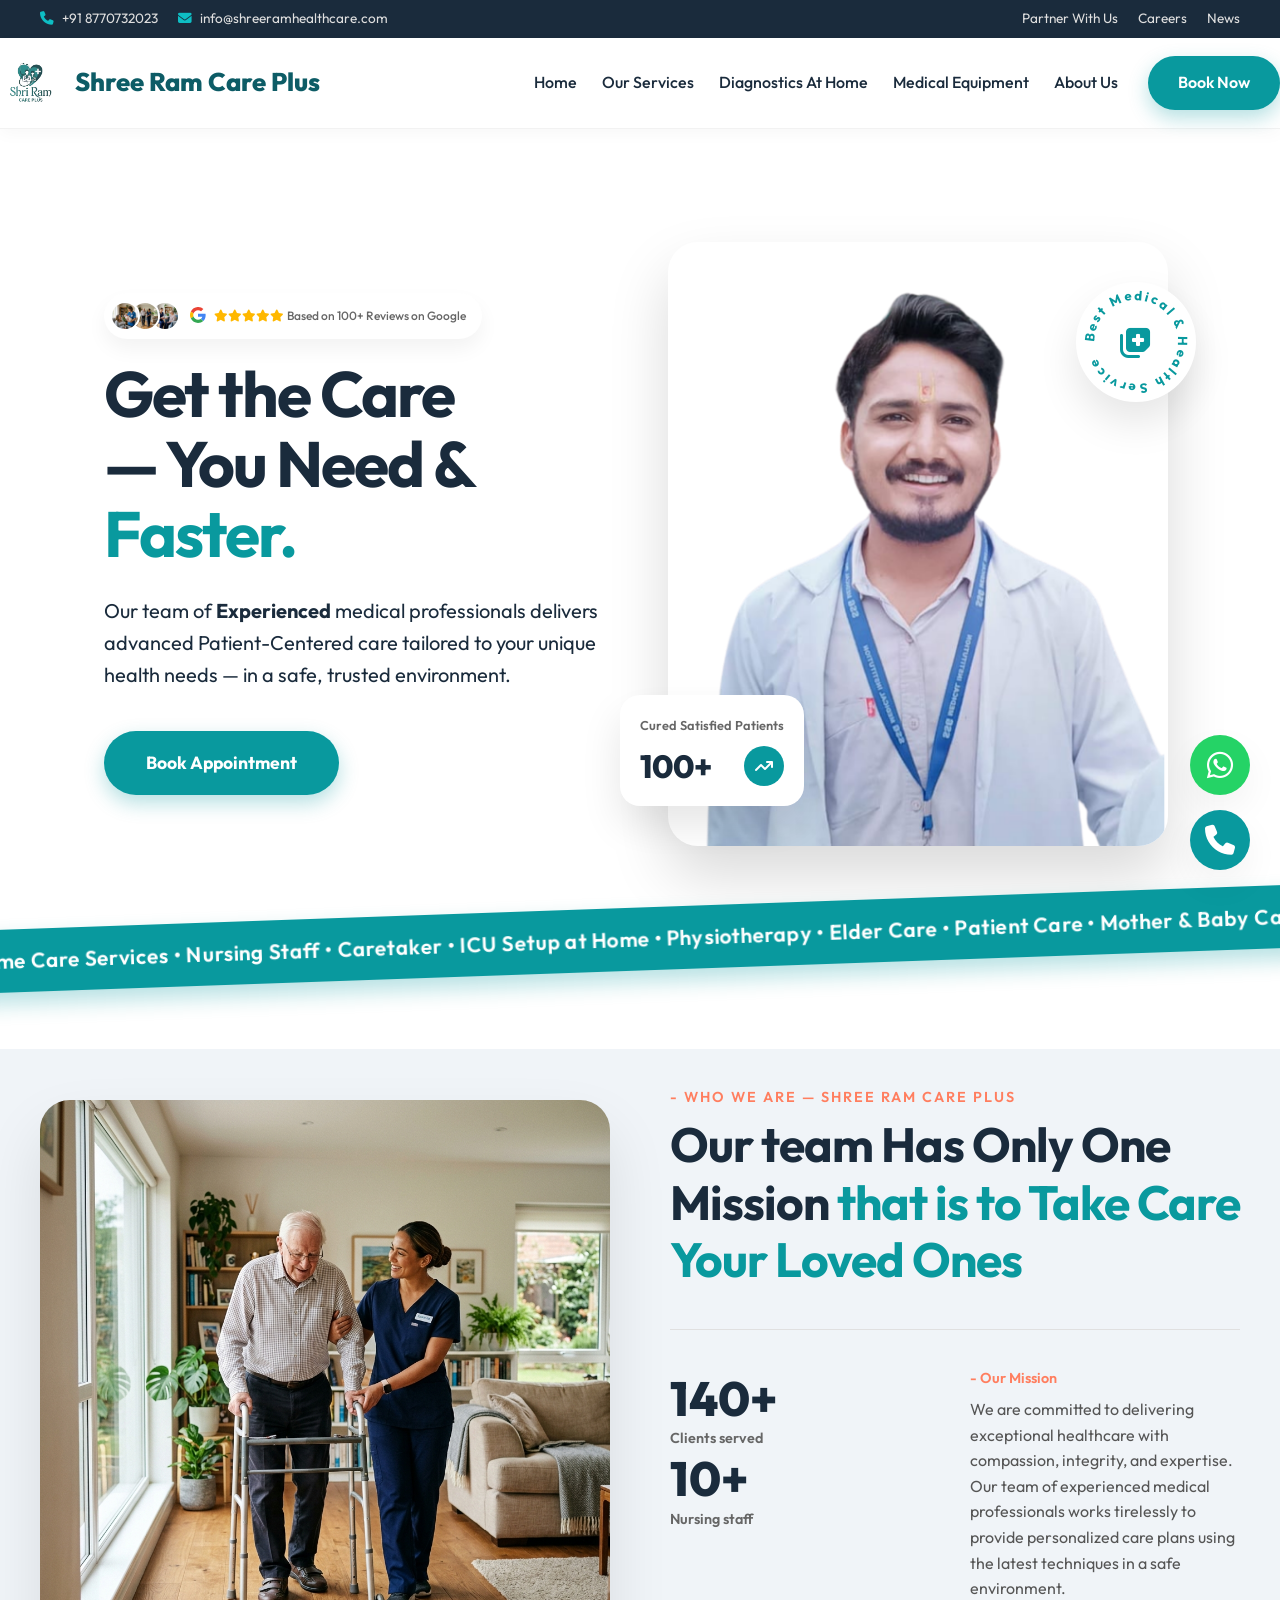
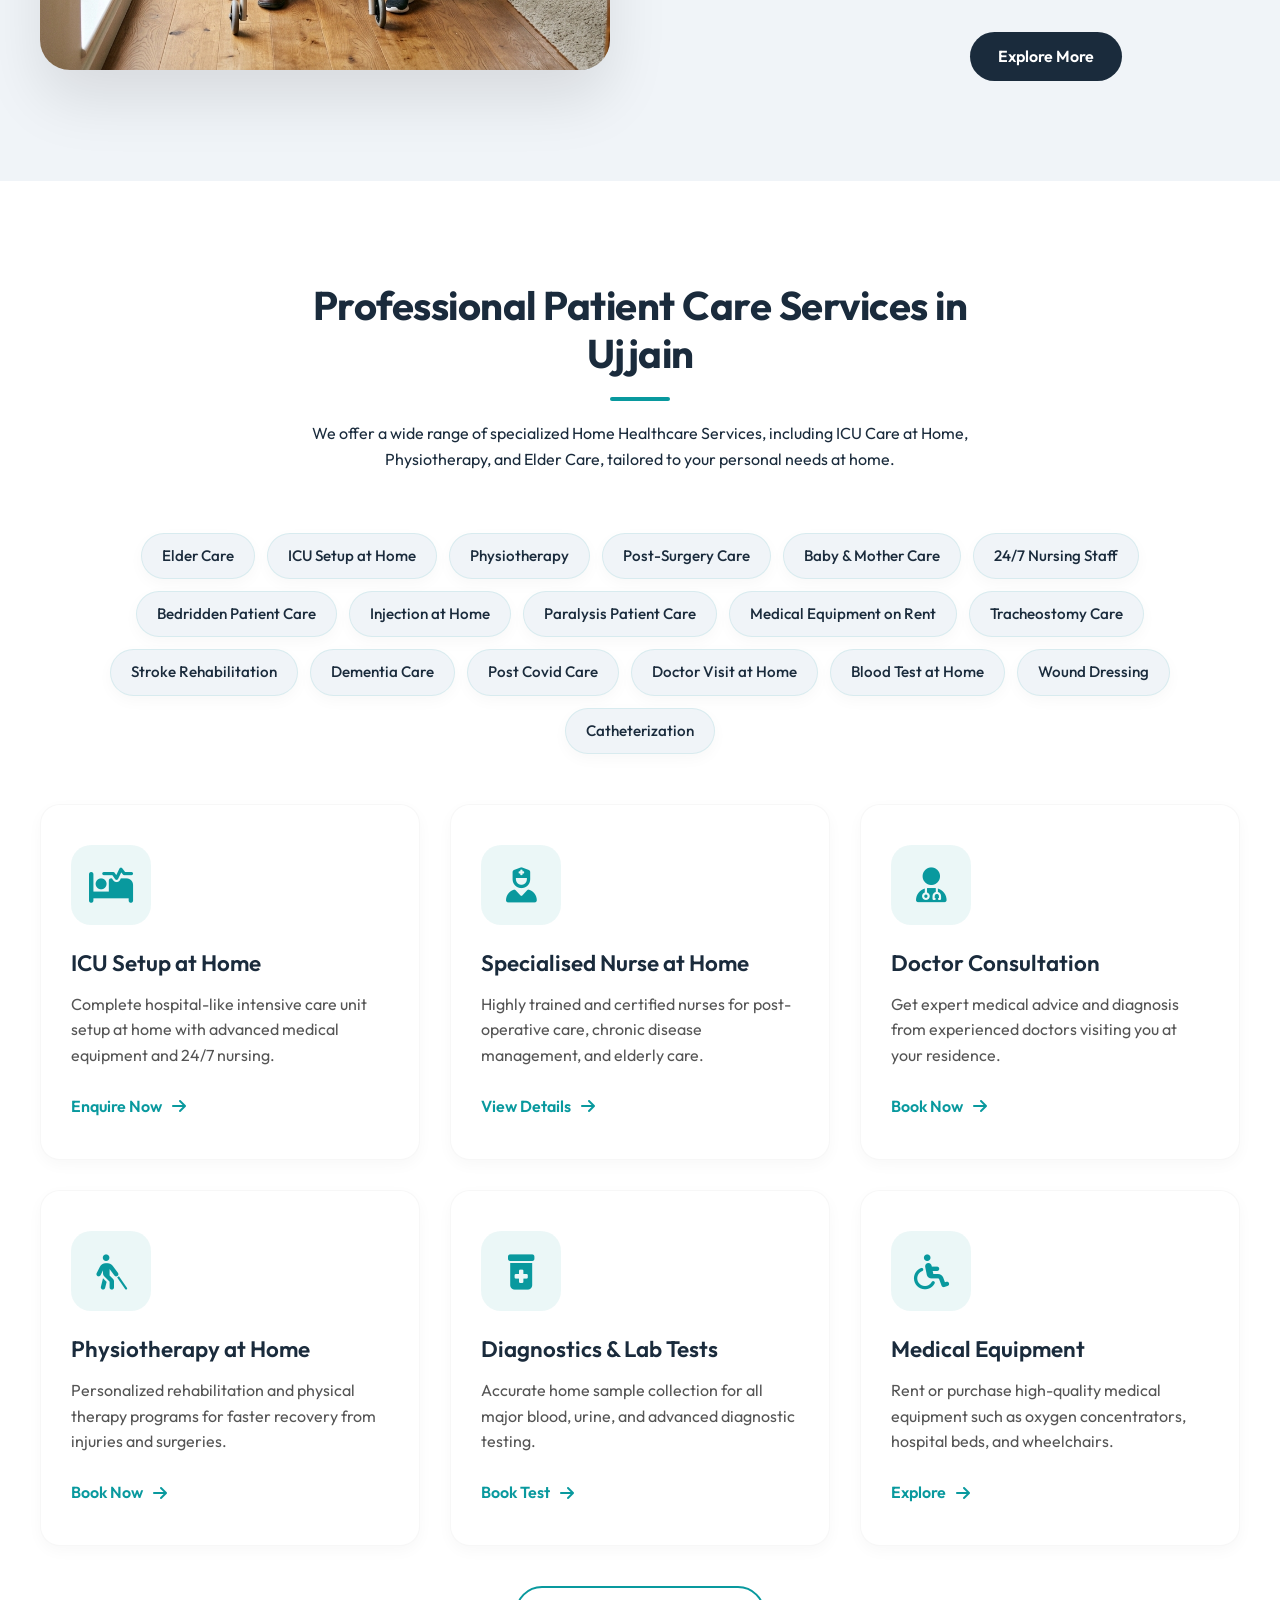
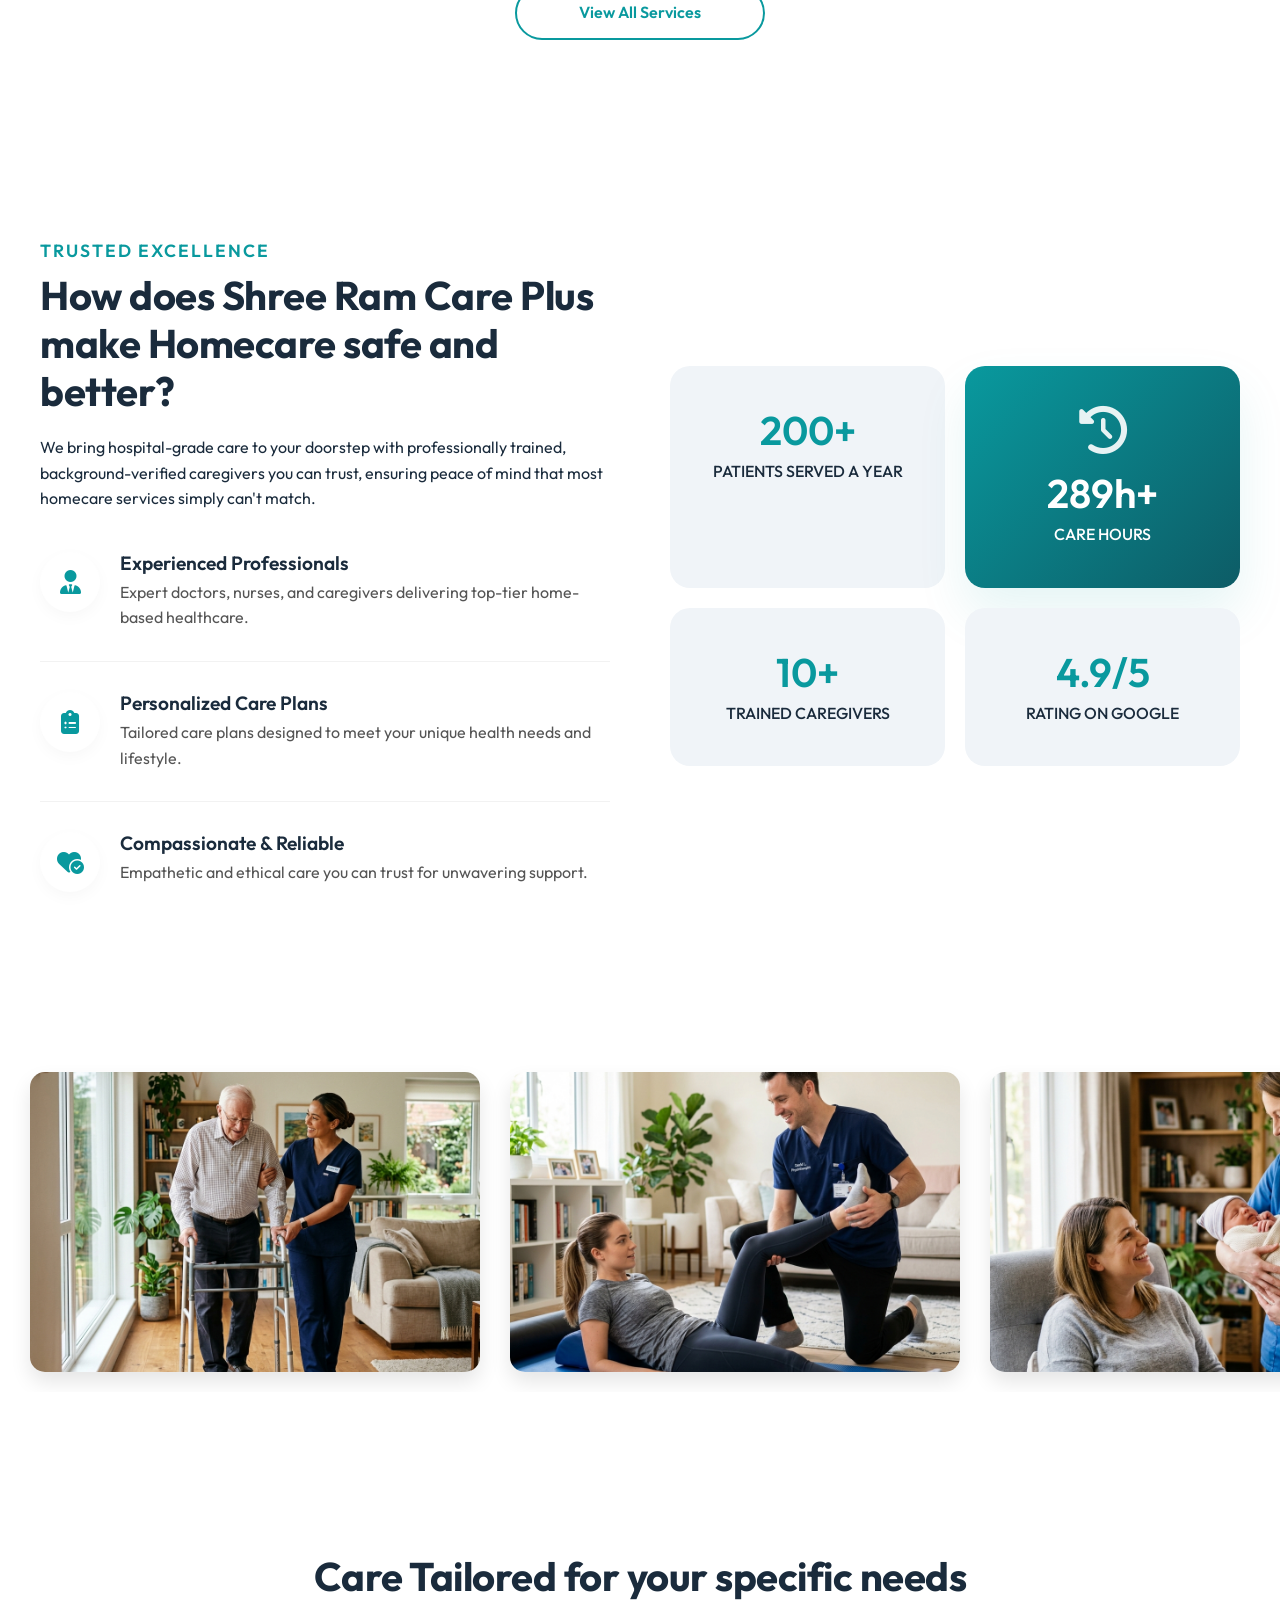
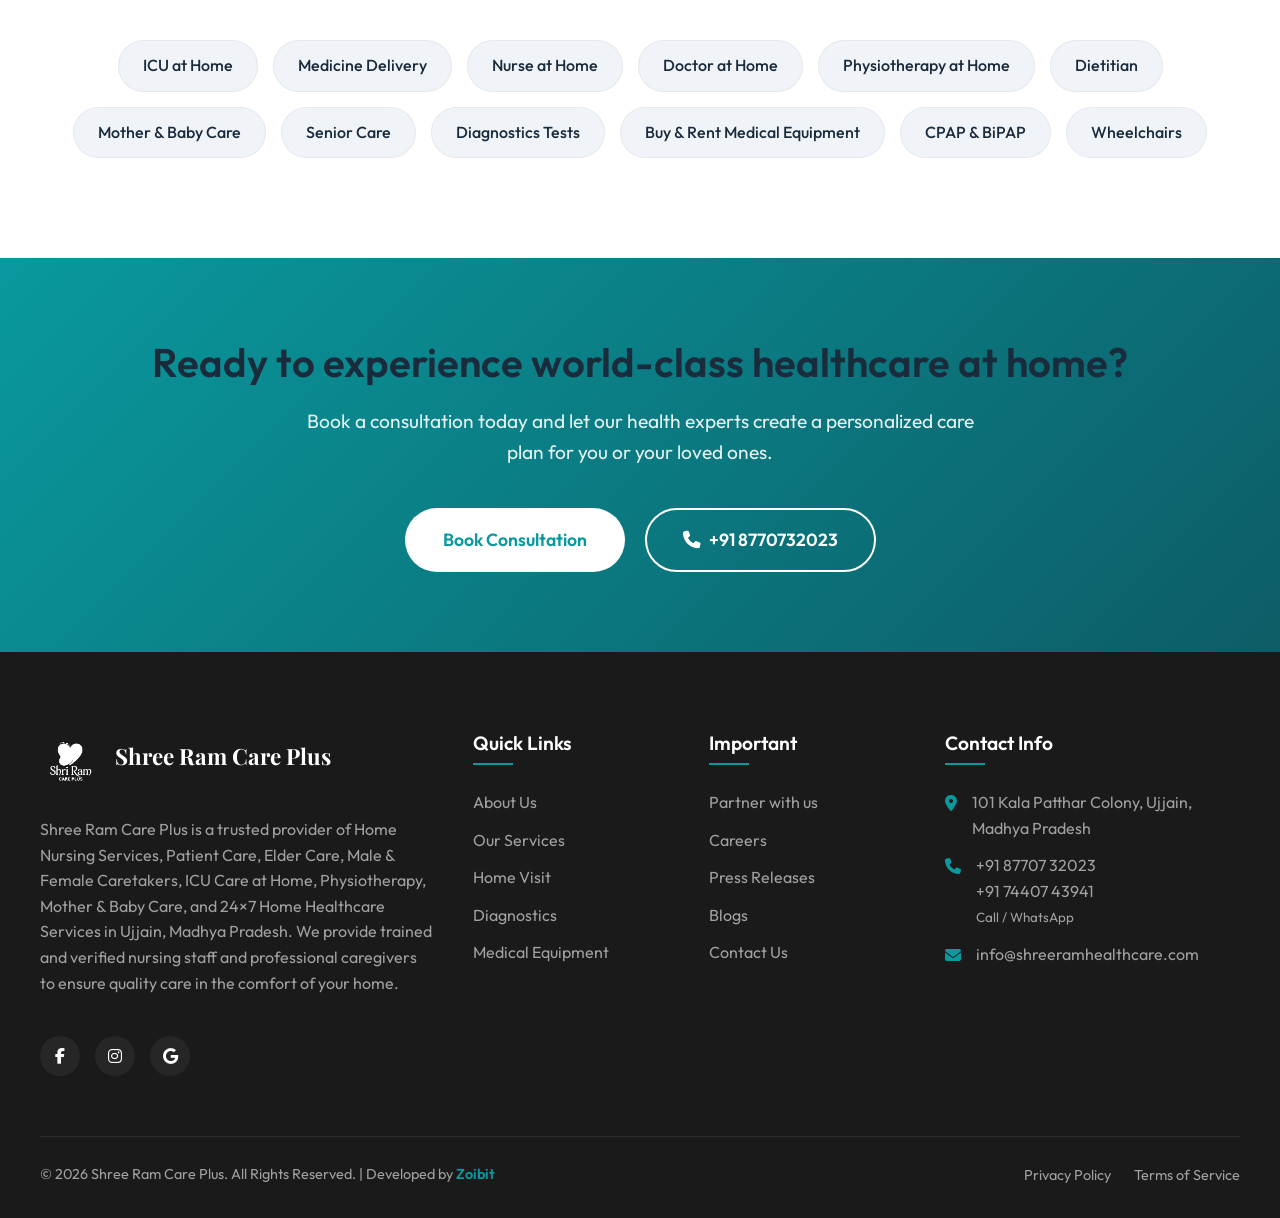
<file: index.html>
<!DOCTYPE html>
<html lang="en">

<head>
    <meta charset="UTF-8">
    <meta name="viewport" content="width=device-width, initial-scale=1.0">
    <title>Home Nursing Services in Ujjain | Shree Ram Care Plus | Male & Female Caretakers</title>
    <meta name="description"
        content="Looking for professional home nursing services in Ujjain? Shree Ram Care Plus provides trained male & female caretakers, nursing staff, patient care, elder care, ICU care at home, physiotherapy, and 24×7 home healthcare services. Call 87707 32023 today.">
    <meta name="keywords"
        content="Home Nursing Services in Ujjain, Home Care Services in Ujjain, Patient Care Services in Ujjain, Nursing Staff at Home, Male Caretaker in Ujjain, Female Caretaker in Ujjain, 24×7 Home Care Services, Elder Care at Home, Senior Citizen Care, ICU Care at Home, Home Healthcare Services, Bedridden Patient Care, Physiotherapy at Home, Mother & Baby Care, Injection & Dressing at Home, Night Care Services, Home Nursing Agency, Trained Nursing Staff, Verified Caretakers, Medical Attendant at Home, Home Patient Care, Professional Nursing Staff, Emergency Home Care, Post Surgery Care at Home, Home Medical Assistance, Best Home Care in Ujjain, Top Nursing Agency Ujjain, Home Care for Seniors Ujjain, Baby Care Staff Ujjain, Japa Maid Ujjain, Newborn Baby Care at Home, Caretaker for Patient at Home, Attendant for Hospital Ujjain, ICU Setup at Home Ujjain, Medical Equipment on Rent Ujjain, Oxygen Cylinder on Rent Ujjain, Wheelchair on Rent Ujjain, Hospital Bed on Rent Ujjain, Physiotherapist in Ujjain, Stroke Rehabilitation at Home, Paralysis Patient Care Ujjain, Dementia Care at Home, Alzheimer's Care at Home, Parkinson's Care Ujjain, Post Covid Care at Home, Palliative Care at Home Ujjain, Hospice Care Ujjain, Wound Care Dressing Ujjain, IV Drip at Home Ujjain, Catheterization at Home Ujjain, Ryles Tube Insertion at Home, Tracheostomy Care at Home, BIPAP Machine Rent Ujjain, CPAP Machine Rent Ujjain, Cardiac Monitor on Rent, Suction Machine Rent Ujjain, Air Mattress for Bed Sores, DVT Pump on Rent, Syringe Pump on Rent, Nursing Bureau in Ujjain, Home Care Takers Ujjain, Reliable Maid Services Ujjain, House Maid for Patient Ujjain, Full Time Nurse Ujjain, Part Time Nurse Ujjain, 12 Hours Duty Nurse Ujjain, 24 Hours Duty Nurse Ujjain, Day Shift Caretaker Ujjain, Night Shift Caretaker Ujjain, Wardboy Services Ujjain, Aya Bai in Ujjain, Nanny Services Ujjain, Postnatal Care Ujjain, Pregnancy Care at Home, Orthopedic Rehab at Home, Neuro Rehab at Home, Sports Injury Rehab Ujjain, Pain Management Physiotherapy, Joint Replacement Rehab, Doctor Visit at Home Ujjain, Physician at Home Ujjain, Blood Test at Home Ujjain, Lab Test Home Collection, X-Ray at Home Ujjain, ECG at Home Ujjain, Medical Care Ujjain, Affordable Home Care Ujjain, Trusted Nursing Staff Ujjain, Certified Caregivers Ujjain, Home Health Aide Ujjain, Private Duty Nursing Ujjain, Companionship for Seniors, Respite Care Ujjain, Chronic Care Management, Diabetes Care at Home, Hypertension Care Ujjain, Cardiac Care at Home, Respiratory Care at Home, Oncology Care at Home, Cancer Patient Care Ujjain, Special Needs Care at Home, Autism Care at Home, Bed Sore Management, Colostomy Care at Home, Suture Removal at Home, Nebulization at Home, Enema at Home Ujjain, Urine Bag Change at Home, Professional Attendants, Best Caretaker Agency, Verified Aya Center Ujjain, Male Nurse in Ujjain, Female Nurse in Ujjain, GNM Nurse in Ujjain, BSc Nursing Staff Ujjain, ANM Nurse in Ujjain, Experienced Nursing Staff, Patient Care Taker Ujjain, Care Giver Agency Ujjain, Elder Care Taker Ujjain, Old Age Care Ujjain, Home Care Packages Ujjain, Medical Attendant Services, Home Nursing Solutions, Shri Ram Care Plus Ujjain, Shree Ram Care Plus, Shree Ram Home Care Services, Premium Home Care Ujjain, Best Healthcare Provider Ujjain, Health Services at Home, Ujjain Home Care, Ujjain Nursing Staff, Ujjain Caretakers, Patient Attendant Ujjain, Patient Caregiver Ujjain, Caretaker in Ujjain">
    <!-- Favicons & App Icons (Google Search & Browsers) -->
    <link rel="icon" type="image/x-icon" href="favicon.ico" />
    <link rel="shortcut icon" href="favicon.ico" />
    <link rel="icon" type="image/png" sizes="96x96" href="favicon/favicon-96x96.png" />
    <link rel="icon" type="image/svg+xml" href="favicon/favicon.svg" />
    <link rel="apple-touch-icon" sizes="180x180" href="favicon/apple-touch-icon.png" />
    <meta name="apple-mobile-web-app-title" content="Shree Ram Care Plus" />
    <link rel="manifest" href="favicon/site.webmanifest" />
    <!-- Use Google Fonts -->
    <link rel="preconnect" href="https://fonts.googleapis.com">
    <link rel="preconnect" href="https://fonts.gstatic.com" crossorigin>
    <link
        href="https://fonts.googleapis.com/css2?family=Outfit:wght@300;400;500;600;700&family=Playfair+Display:ital,wght@0,600;1,600&display=swap"
        rel="stylesheet">
    <!-- FontAwesome for Icons -->
    <link rel="stylesheet" href="https://cdnjs.cloudflare.com/ajax/libs/font-awesome/6.4.0/css/all.min.css">

    <link rel="stylesheet" href="css/style.css">
</head>

<body>

    <!-- Top Bar -->
    <div class="top-bar">
        <div class="container top-bar-inner">
            <div class="top-contact">
                <a href="tel:+918770732023"><i class="fa-solid fa-phone"></i> +91 8770732023</a>
                <a href="mailto:info@shreeramhealthcare.com"><i class="fa-solid fa-envelope"></i>
                    info@shreeramhealthcare.com</a>
            </div>
            <div class="top-links">
                <a href="#partner">Partner With Us</a>
                <a href="#careers">Careers</a>
                <a href="#news">News</a>
            </div>
        </div>
    </div>

    <!-- Header / Navbar -->
    <header class="header" id="header">
        <div class="container header-inner">
            <div class="logo">
                <a href="index.html" class="header-logo-container">
                    <img src="images/shreelogo.png" alt="Shree Ram Care Plus Logo" class="logo-img">
                    <span class="header-logo-text">Shree Ram Care Plus</span>
                </a>
            </div>

            <!-- Mobile Menu Toggle (CSS Only) -->
            <input type="checkbox" id="menu-btn" style="display: none;">
            <label for="menu-btn" class="mobile-menu-toggle" id="mobile-menu-toggle">
                <i class="fa-solid fa-bars"></i>
            </label>

            <nav class="nav" id="nav">
                <ul class="nav-links">
                    <li><a href="#home">Home</a></li>
                    <li><a href="#services">Our Services</a></li>
                    <li><a href="#diagnostics">Diagnostics At Home</a></li>
                    <li><a href="medical-equipment.html">Medical Equipment</a></li>
                    <li><a href="#about">About Us</a></li>
                </ul>
                <div class="nav-actions">
                    <a href="https://wa.me/917440743941?text=Hello,%20I%20would%20like%20to%20book%20an%20appointment"
                        class="btn btn-primary" target="_blank">Book Now</a>
                </div>
            </nav>
        </div>
    </header>

    <!-- Hero Section -->
    <section class="hero" id="home">
        <div class="hero-slides">
            <div class="slide active">
                <div class="container slide-content" style="padding-top: 50px;">
                    <div class="hero-layout">
                        <div class="hero-text-col">
                            <div class="reviews-badge">
                                <div class="avatars">
                                    <img src="images/baby_care_1783688078092.png" class="avatar-img"
                                        style="z-index:3; object-fit: cover;">
                                    <img src="images/elder_care_1783688057658.png" class="avatar-img"
                                        style="z-index:2; object-fit: cover;">
                                    <img src="images/nursing_bp_1783688088619.png" class="avatar-img"
                                        style="z-index:1; object-fit: cover;">
                                </div>
                                <div class="stars">
                                    <svg viewBox="0 0 48 48" style="width:16px; height:16px; margin-right:5px; vertical-align:text-bottom;">
                                        <path fill="#EA4335" d="M24 9.5c3.54 0 6.71 1.22 9.21 3.6l6.85-6.85C35.9 2.38 30.47 0 24 0 14.62 0 6.51 5.38 2.56 13.22l7.98 6.19C12.43 13.72 17.74 9.5 24 9.5z"></path>
                                        <path fill="#4285F4" d="M46.98 24.55c0-1.57-.15-3.09-.38-4.55H24v9.02h12.94c-.58 2.96-2.26 5.48-4.78 7.18l7.73 6c4.51-4.18 7.09-10.36 7.09-17.65z"></path>
                                        <path fill="#FBBC05" d="M10.53 28.59c-.48-1.45-.76-2.99-.76-4.59s.27-3.14.76-4.59l-7.98-6.19C.92 16.46 0 20.12 0 24c0 3.88.92 7.54 2.56 10.78l7.97-6.19z"></path>
                                        <path fill="#34A853" d="M24 48c6.48 0 11.93-2.13 15.89-5.81l-7.73-6c-2.15 1.45-4.92 2.3-8.16 2.3-6.26 0-11.57-4.22-13.47-9.91l-7.98 6.19C6.51 42.62 14.62 48 24 48z"></path>
                                        <path fill="none" d="M0 0h48v48H0z"></path>
                                    </svg>
                                    <i class="fa-solid fa-star"></i><i class="fa-solid fa-star"></i><i class="fa-solid fa-star"></i><i class="fa-solid fa-star"></i><i class="fa-solid fa-star"></i> <span>Based on 100+ Reviews on Google</span>
                                </div>
                            </div>
                            <h1 class="slide-title home-hero-title">Get the Care <br>— You Need & <br><span
                                    class="text-primary">Faster.</span></h1>
                            <p class="slide-text home-hero-desc">Our team of <strong>Experienced</strong> medical
                                professionals delivers advanced Patient-Centered care tailored to your unique health
                                needs — in a safe, trusted environment.</p>
                            <div class="slide-buttons">
                                <a href="https://wa.me/917440743941?text=Hello,%20I%20would%20like%20to%20book%20an%20appointment"
                                    class="btn btn-primary btn-lg book-btn" target="_blank">Book Appointment</a>
                            </div>
                        </div>
                        <div class="hero-image-col">
                            <img src="images/prof-ajay-vaishnav.png" alt="Prof. Ajay Vaishnav" class="hero-main-img">
                            <!-- Floating Badge -->
                            <div class="floating-badge badge-left">
                                <span class="badge-subtitle">Cured Satisfied Patients</span>
                                <div class="badge-content">
                                    <h3>100+</h3>
                                    <div class="badge-icon"><i class="fa-solid fa-arrow-trend-up"></i></div>
                                </div>
                            </div>
                            <!-- Floating Badge 2 -->
                            <div class="floating-badge badge-right">
                                <div class="badge-circle">
                                    <svg viewBox="0 0 100 100">
                                        <path id="circlePath"
                                            d="M 50, 50 m -35, 0 a 35,35 0 1,1 70,0 a 35,35 0 1,1 -70,0" fill="none">
                                        </path>
                                        <text>
                                            <textPath href="#circlePath">Best Medical & Health Service</textPath>
                                        </text>
                                    </svg>
                                </div>
                                <i class="fa-solid fa-notes-medical center-icon"></i>
                            </div>
                        </div>
                    </div>
                </div>
            </div>
        </div>
    </section>

    <!-- Wavy Banner Section -->
    <div class="wavy-banner">
        <div class="wavy-track">
            <span>Home Care Services • Nursing Staff • Caretaker • ICU Setup at Home • Physiotherapy • Elder Care • Patient Care • Mother & Baby Care • Medical Equipment •&nbsp;</span>
            <span>Home Care Services • Nursing Staff • Caretaker • ICU Setup at Home • Physiotherapy • Elder Care • Patient Care • Mother & Baby Care • Medical Equipment •&nbsp;</span>
            <span>Home Care Services • Nursing Staff • Caretaker • ICU Setup at Home • Physiotherapy • Elder Care • Patient Care • Mother & Baby Care • Medical Equipment •&nbsp;</span>
            <span>Home Care Services • Nursing Staff • Caretaker • ICU Setup at Home • Physiotherapy • Elder Care • Patient Care • Mother & Baby Care • Medical Equipment •&nbsp;</span>
        </div>
    </div>

    <!-- About Mission Section (Matches Reference) -->
    <section class="section grey-bg mission-section" id="mission">
        <div class="container mission-layout">
            <div class="mission-image-col">
                <img src="images/elder_care_1783688057658.png" class="mission-img">
            </div>
            <div class="mission-text-col">
                <h4 class="subtitle text-secondary">- Who We Are — Shree Ram Care Plus</h4>
                <h2 class="title mission-title">Our team Has Only One Mission <span class="text-primary">that is to Take
                        Care Your Loved Ones</span></h2>

                <div class="mission-stats-layout">
                    <div class="mission-stats-left">
                        <h3>140+</h3>
                        <p>Clients served</p>

                        <h3 class="mt-4">10+</h3>
                        <p>Nursing staff</p>
                    </div>
                    <div class="mission-stats-right">
                        <h4 class="text-secondary">- Our Mission</h4>
                        <p class="mission-desc">We are committed to delivering exceptional healthcare with compassion,
                            integrity, and expertise. Our team of experienced medical professionals works tirelessly to
                            provide personalized care plans using the latest techniques in a safe environment.</p>
                        <a href="#services" class="btn btn-dark">Explore More</a>
                    </div>
                </div>
            </div>
        </div>
    </section>

    <!-- Services Overview Section -->
    <section class="section" id="services" style="background:white; padding-top:100px;">
        <div class="container">
            <div class="section-header center">
                <h2 class="title">Professional Patient Care Services in Ujjain</h2>
                <div class="divider"></div>
                <p class="desc">We offer a wide range of specialized Home Healthcare Services, including ICU Care at
                    Home, Physiotherapy, and Elder Care, tailored to your personal needs at home.</p>
            </div>

            <div class="service-tags-container">
                <span class="service-tag">Elder Care</span>
                <span class="service-tag">ICU Setup at Home</span>
                <span class="service-tag">Physiotherapy</span>
                <span class="service-tag">Post-Surgery Care</span>
                <span class="service-tag">Baby & Mother Care</span>
                <span class="service-tag">24/7 Nursing Staff</span>
                <span class="service-tag">Bedridden Patient Care</span>
                <span class="service-tag">Injection at Home</span>
                <span class="service-tag">Paralysis Patient Care</span>
                <span class="service-tag">Medical Equipment on Rent</span>
                <span class="service-tag">Tracheostomy Care</span>
                <span class="service-tag">Stroke Rehabilitation</span>
                <span class="service-tag">Dementia Care</span>
                <span class="service-tag">Post Covid Care</span>
                <span class="service-tag">Doctor Visit at Home</span>
                <span class="service-tag">Blood Test at Home</span>
                <span class="service-tag">Wound Dressing</span>
                <span class="service-tag">Catheterization</span>
            </div>

            <div class="services-grid">
                <!-- Service Card 1 -->
                <div class="service-card">
                    <div class="service-icon">
                        <i class="fa-solid fa-bed-pulse"></i>
                    </div>
                    <div class="service-info">
                        <h3>ICU Setup at Home</h3>
                        <p>Complete hospital-like intensive care unit setup at home with advanced medical equipment and
                            24/7 nursing.</p>
                        <a href="#" class="service-link">Enquire Now <i class="fa-solid fa-arrow-right"></i></a>
                    </div>
                </div>
                <!-- Service Card 2 -->
                <div class="service-card">
                    <div class="service-icon">
                        <i class="fa-solid fa-user-nurse"></i>
                    </div>
                    <div class="service-info">
                        <h3>Specialised Nurse at Home</h3>
                        <p>Highly trained and certified nurses for post-operative care, chronic disease management, and
                            elderly care.</p>
                        <a href="#" class="service-link">View Details <i class="fa-solid fa-arrow-right"></i></a>
                    </div>
                </div>
                <!-- Service Card 3 -->
                <div class="service-card">
                    <div class="service-icon">
                        <i class="fa-solid fa-user-doctor"></i>
                    </div>
                    <div class="service-info">
                        <h3>Doctor Consultation</h3>
                        <p>Get expert medical advice and diagnosis from experienced doctors visiting you at your
                            residence.</p>
                        <a href="#" class="service-link">Book Now <i class="fa-solid fa-arrow-right"></i></a>
                    </div>
                </div>
                <!-- Service Card 4 -->
                <div class="service-card">
                    <div class="service-icon">
                        <i class="fa-solid fa-person-walking-with-cane"></i>
                    </div>
                    <div class="service-info">
                        <h3>Physiotherapy at Home</h3>
                        <p>Personalized rehabilitation and physical therapy programs for faster recovery from injuries
                            and surgeries.</p>
                        <a href="#" class="service-link">Book Now <i class="fa-solid fa-arrow-right"></i></a>
                    </div>
                </div>
                <!-- Service Card 5 -->
                <div class="service-card">
                    <div class="service-icon">
                        <i class="fa-solid fa-prescription-bottle-medical"></i>
                    </div>
                    <div class="service-info">
                        <h3>Diagnostics & Lab Tests</h3>
                        <p>Accurate home sample collection for all major blood, urine, and advanced diagnostic testing.
                        </p>
                        <a href="#" class="service-link">Book Test <i class="fa-solid fa-arrow-right"></i></a>
                    </div>
                </div>
                <!-- Service Card 6 -->
                <div class="service-card">
                    <div class="service-icon">
                        <i class="fa-solid fa-wheelchair"></i>
                    </div>
                    <div class="service-info">
                        <h3>Medical Equipment</h3>
                        <p>Rent or purchase high-quality medical equipment such as oxygen concentrators, hospital beds,
                            and wheelchairs.</p>
                        <a href="medical-equipment.html" class="service-link">Explore <i
                                class="fa-solid fa-arrow-right"></i></a>
                    </div>
                </div>
            </div>

            <div class="center" style="margin-top: 40px;">
                <a href="services.html" class="btn btn-outline" style="min-width: 250px;">View All Services</a>
            </div>
        </div>
    </section>

    <!-- Why Choose Us -->
    <section class="section why-us" id="about">
        <div class="container why-us-inner">
            <div class="why-us-content">
                <h4 class="subtitle">Trusted Excellence</h4>
                <h2 class="title">How does Shree Ram Care Plus make Homecare safe and better?</h2>
                <p class="desc">We bring hospital-grade care to your doorstep with professionally trained,
                    background-verified caregivers you can trust, ensuring peace of mind that most homecare services
                    simply can't match.</p>

                <ul class="features-list">
                    <li>
                        <div class="feat-icon"><i class="fa-solid fa-user-tie"></i></div>
                        <div class="feat-text">
                            <h4>Experienced Professionals</h4>
                            <p>Expert doctors, nurses, and caregivers delivering top-tier home-based healthcare.</p>
                        </div>
                    </li>
                    <li>
                        <div class="feat-icon"><i class="fa-solid fa-clipboard-list"></i></div>
                        <div class="feat-text">
                            <h4>Personalized Care Plans</h4>
                            <p>Tailored care plans designed to meet your unique health needs and lifestyle.</p>
                        </div>
                    </li>
                    <li>
                        <div class="feat-icon"><i class="fa-solid fa-heart-circle-check"></i></div>
                        <div class="feat-text">
                            <h4>Compassionate & Reliable</h4>
                            <p>Empathetic and ethical care you can trust for unwavering support.</p>
                        </div>
                    </li>
                </ul>
            </div>
            <div class="why-us-stats">
                <div class="stats-grid">
                    <div class="stat-box">
                        <h3 class="counter">200+</h3>
                        <p>PATIENTS SERVED A YEAR</p>
                    </div>
                    <div class="stat-box highlight-box">
                        <i class="fa-solid fa-clock-rotate-left"></i>
                        <h3 class="counter">289h+</h3>
                        <p>CARE HOURS</p>
                    </div>
                    <div class="stat-box">
                        <h3 class="counter">10+</h3>
                        <p>TRAINED CAREGIVERS</p>
                    </div>
                    <div class="stat-box">
                        <h3><span class="counter" data-target="4.9">4.9</span>/5</h3>
                        <p>RATING ON GOOGLE</p>
                    </div>
                </div>
            </div>
        </div>
    </section>

    <!-- Image Slider Section -->
    <section class="image-slider-section">
        <div class="slider-container">
            <div class="slider-track">
                <!-- Original Set -->
                <img src="images/elder_care_1783688057658.png" alt="Elder Care Services">
                <img src="images/physiotherapy_1783688067315.png" alt="Physiotherapy Services">
                <img src="images/baby_care_1783688078092.png" alt="Mother and Baby Care">
                <img src="images/nursing_bp_1783688088619.png" alt="Nursing Services">
                <!-- Duplicated Set for infinite loop -->
                <img src="images/elder_care_1783688057658.png" alt="Elder Care Services">
                <img src="images/physiotherapy_1783688067315.png" alt="Physiotherapy Services">
                <img src="images/baby_care_1783688078092.png" alt="Mother and Baby Care">
                <img src="images/nursing_bp_1783688088619.png" alt="Nursing Services">
            </div>
        </div>
    </section>

    <!-- Specific Needs Section -->
    <section class="section specific-needs">
        <div class="container center">
            <h2 class="title">Care Tailored for your specific needs</h2>
            <div class="tags-container mt-4">
                <a href="#" class="tag">ICU at Home</a>
                <a href="#" class="tag">Medicine Delivery</a>
                <a href="#" class="tag">Nurse at Home</a>
                <a href="#" class="tag">Doctor at Home</a>
                <a href="#" class="tag">Physiotherapy at Home</a>
                <a href="#" class="tag">Dietitian</a>
                <a href="#" class="tag">Mother & Baby Care</a>
                <a href="#" class="tag">Senior Care</a>
                <a href="#" class="tag">Diagnostics Tests</a>
                <a href="#" class="tag">Buy & Rent Medical Equipment</a>
                <a href="#" class="tag">CPAP & BiPAP</a>
                <a href="#" class="tag">Wheelchairs</a>
            </div>
        </div>
    </section>

    <!-- CTA Section -->
    <section class="cta-section"
        style="background: linear-gradient(135deg, var(--primary) 0%, var(--primary-dark) 100%); color: white; padding: 80px 0; text-align: center;">
        <div class="container">
            <h2 style="font-size: 2.5rem; margin-bottom: 20px; font-weight: 600;">Ready to experience world-class
                healthcare at home?</h2>
            <p style="font-size: 1.2rem; opacity: 0.9; margin-bottom: 40px; max-width: 700px; margin-inline: auto;">Book
                a consultation today and let our health experts create a personalized care plan for you or your loved
                ones.</p>
            <div style="display: flex; gap: 20px; justify-content: center; flex-wrap: wrap;">
                <a href="#" class="btn btn-light btn-lg">Book Consultation</a>
                <a href="tel:+918770732023" class="btn btn-outline-light btn-lg"><i class="fa-solid fa-phone"></i> +91
                    8770732023</a>
            </div>
        </div>
    </section>

    <!-- Footer -->
    <footer class="footer">
        <div class="container">
            <div class="footer-top">
                <div class="footer-col about-col">
                    <div class="footer-logo">
                        <img src="images/shreelogo.png" alt="Shree Ram Care Plus Logo" class="logo-img footer-logo-img">
                        <h2 class="footer-logo-text">Shree Ram Care Plus</h2>
                    </div>
                    <p>Shree Ram Care Plus is a trusted provider of Home Nursing Services, Patient Care, Elder Care,
                        Male & Female Caretakers, ICU Care at Home, Physiotherapy, Mother & Baby Care, and 24×7 Home
                        Healthcare Services in Ujjain, Madhya Pradesh. We provide trained and verified nursing staff and
                        professional caregivers to ensure quality care in the comfort of your home.</p>
                    <div class="social-links mt-4">
                        <a href="https://www.facebook.com/search/top?q=Shree%20Ram%20Home%20Care%20Services%20Ujjain"
                            aria-label="Facebook: Shree Ram Home Care Services Ujjain" target="_blank"><i
                                class="fa-brands fa-facebook-f"></i></a>
                        <a href="https://www.instagram.com/shree_ram_care_plus"
                            aria-label="Instagram: @shree_ram_care_plus" target="_blank"><i
                                class="fa-brands fa-instagram"></i></a>
                        <a href="https://share.google/ZoweNPzQZOEvLwR4D"
                            aria-label="Google Business: Shree Ram Home Care Services" target="_blank"><i
                                class="fa-brands fa-google"></i></a>
                    </div>
                </div>

                <div class="footer-col">
                    <h3>Quick Links</h3>
                    <ul>
                        <li><a href="#">About Us</a></li>
                        <li><a href="#">Our Services</a></li>
                        <li><a href="#">Home Visit</a></li>
                        <li><a href="#">Diagnostics</a></li>
                        <li><a href="medical-equipment.html">Medical Equipment</a></li>
                    </ul>
                </div>

                <div class="footer-col">
                    <h3>Important</h3>
                    <ul>
                        <li><a href="#">Partner with us</a></li>
                        <li><a href="#">Careers</a></li>
                        <li><a href="#">Press Releases</a></li>
                        <li><a href="#">Blogs</a></li>
                        <li><a href="#">Contact Us</a></li>
                    </ul>
                </div>

                <div class="footer-col contact-col">
                    <h3>Contact Info</h3>
                    <ul class="contact-list">
                        <li><i class="fa-solid fa-location-dot"></i> <span> 101 Kala Patthar Colony, Ujjain, Madhya
                                Pradesh</span></li>
                        <li><i class="fa-solid fa-phone"></i> <span>+91 87707 32023<br>+91 74407 43941<br><small>Call /
                                    WhatsApp</small></span></li>
                        <li><i class="fa-solid fa-envelope"></i> <span>info@shreeramhealthcare.com</span></li>
                    </ul>
                </div>
            </div>

            <div class="footer-bottom">
                <p>&copy; 2026 Shree Ram Care Plus. All Rights Reserved. | Developed by <a href="https://www.zoibit.com" target="_blank" rel="noopener" style="color: var(--primary); font-weight: 600;">Zoibit</a></p>
                <div class="footer-legal">
                    <a href="#">Privacy Policy</a>
                    <a href="#">Terms of Service</a>
                </div>
            </div>
        </div>
    </footer>

    <!-- Floating Buttons -->
    <div class="floating-buttons">
        <a href="https://wa.me/917440743941?text=Hello,%20I%20want%20Home%20Care%20Service%20in%20Ujjain."
            target="_blank" class="float-btn float-wa" aria-label="Chat on WhatsApp">
            <i class="fa-brands fa-whatsapp desktop-icon"></i>
            <div class="btn-text">WHATSAPP<small>Book Now</small></div>
        </a>
        <a href="tel:+918770732023" class="float-btn float-call" aria-label="Call Us">
            <i class="fa-solid fa-phone desktop-icon"></i>
            <div class="btn-text">CALL NOW<small>87707 32023</small></div>
        </a>
    </div>
</body>

</html>
</file>
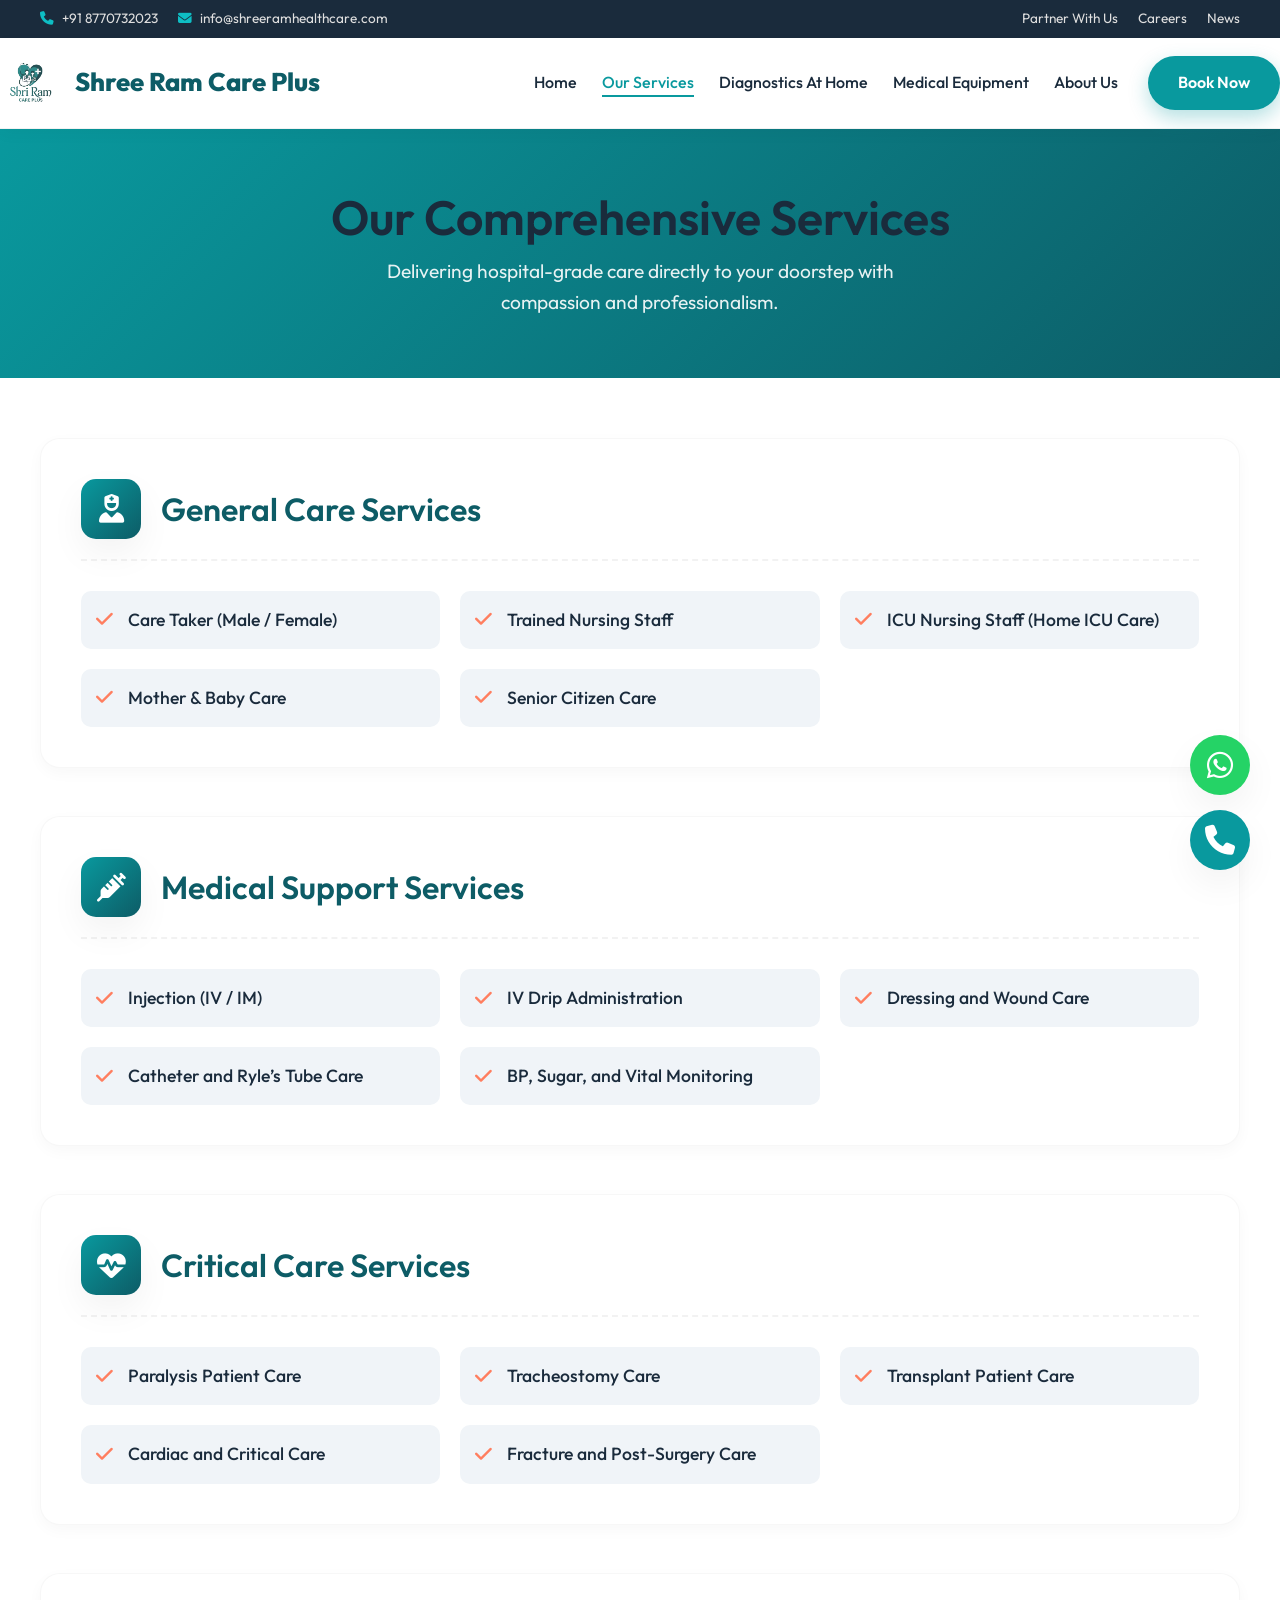
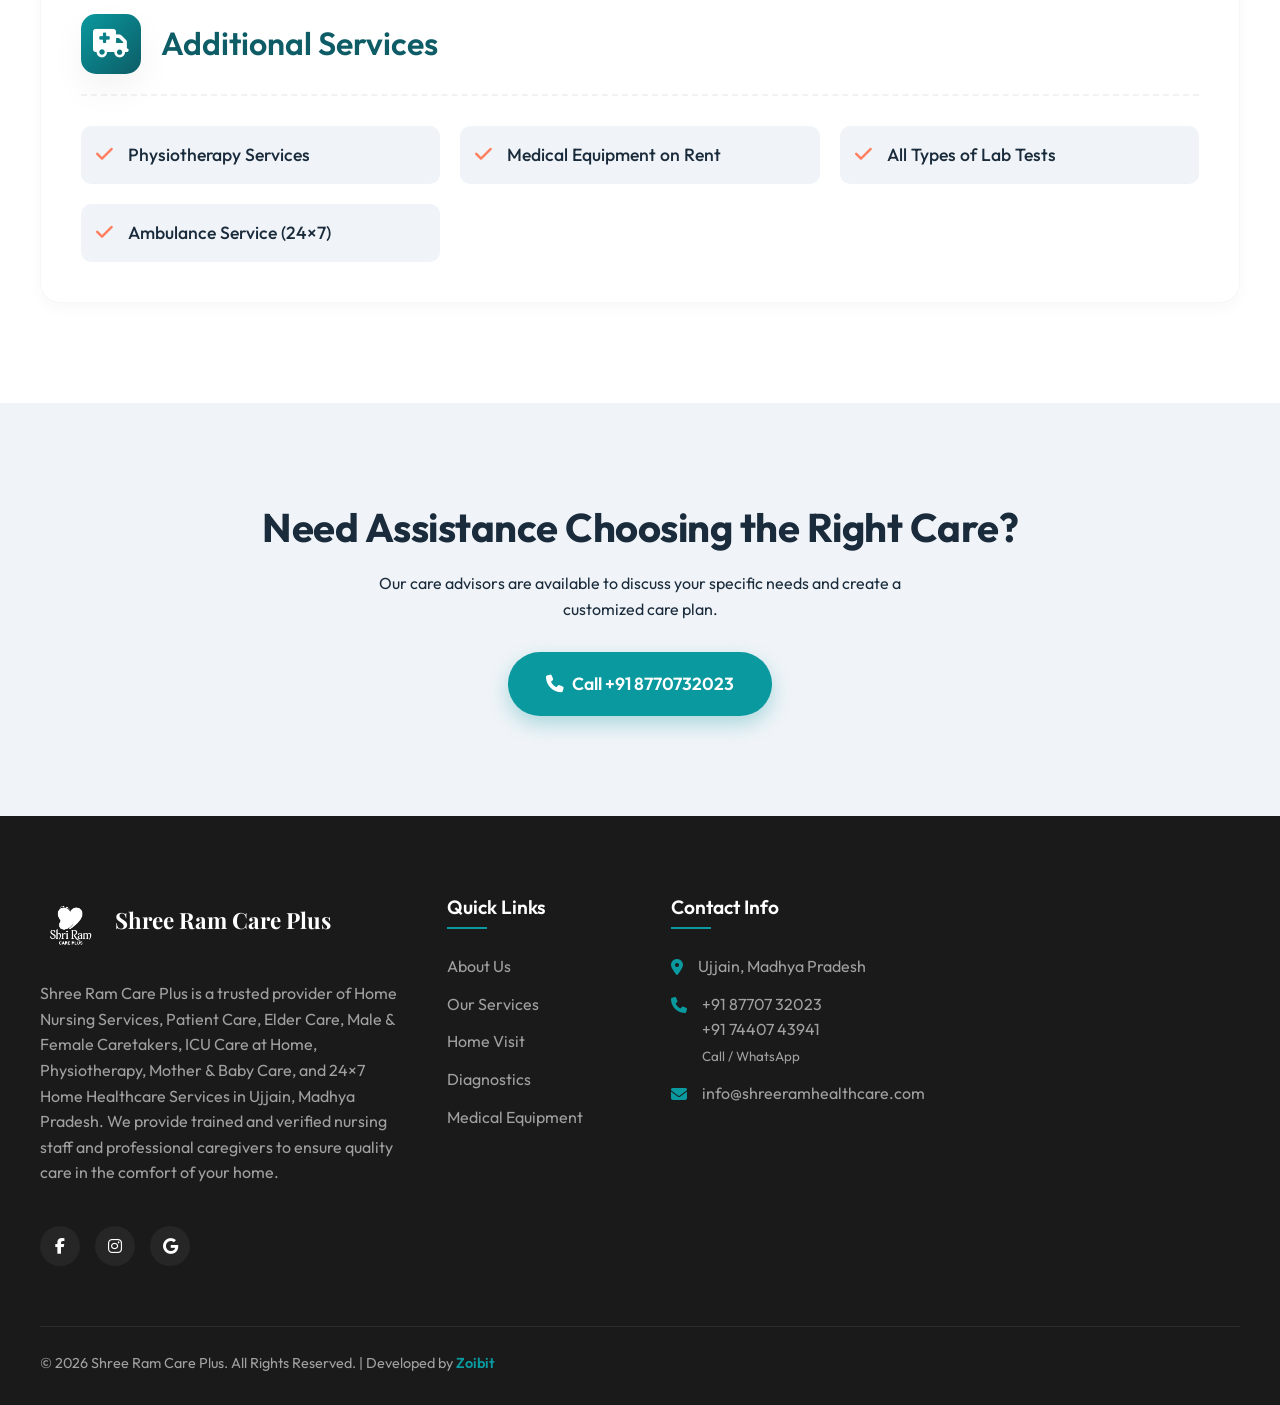
<file: services.html>
<!DOCTYPE html>
<html lang="en">

<head>
    <meta charset="UTF-8">
    <meta name="viewport" content="width=device-width, initial-scale=1.0">
    <title>Home Nursing Services in Ujjain | Shree Ram Care Plus | Male & Female Caretakers</title>
    <meta name="description" content="Looking for professional home nursing services in Ujjain? Shree Ram Care Plus provides trained male & female caretakers, nursing staff, patient care, elder care, ICU care at home, physiotherapy, and 24×7 home healthcare services. Call 87707 32023 today.">
    <meta name="keywords" content="Home Nursing Services in Ujjain, Home Care Services in Ujjain, Patient Care Services in Ujjain, Nursing Staff at Home, Male Caretaker in Ujjain, Female Caretaker in Ujjain, 24×7 Home Care Services, Elder Care at Home, Senior Citizen Care, ICU Care at Home, Home Healthcare Services, Bedridden Patient Care, Physiotherapy at Home, Mother & Baby Care, Injection & Dressing at Home, Night Care Services, Home Nursing Agency, Trained Nursing Staff, Verified Caretakers, Medical Attendant at Home, Home Patient Care, Professional Nursing Staff, Emergency Home Care, Post Surgery Care at Home, Home Medical Assistance, Best Home Care in Ujjain, Top Nursing Agency Ujjain, Home Care for Seniors Ujjain, Baby Care Staff Ujjain, Japa Maid Ujjain, Newborn Baby Care at Home, Caretaker for Patient at Home, Attendant for Hospital Ujjain, ICU Setup at Home Ujjain, Medical Equipment on Rent Ujjain, Oxygen Cylinder on Rent Ujjain, Wheelchair on Rent Ujjain, Hospital Bed on Rent Ujjain, Physiotherapist in Ujjain, Stroke Rehabilitation at Home, Paralysis Patient Care Ujjain, Dementia Care at Home, Alzheimer's Care at Home, Parkinson's Care Ujjain, Post Covid Care at Home, Palliative Care at Home Ujjain, Hospice Care Ujjain, Wound Care Dressing Ujjain, IV Drip at Home Ujjain, Catheterization at Home Ujjain, Ryles Tube Insertion at Home, Tracheostomy Care at Home, BIPAP Machine Rent Ujjain, CPAP Machine Rent Ujjain, Cardiac Monitor on Rent, Suction Machine Rent Ujjain, Air Mattress for Bed Sores, DVT Pump on Rent, Syringe Pump on Rent, Nursing Bureau in Ujjain, Home Care Takers Ujjain, Reliable Maid Services Ujjain, House Maid for Patient Ujjain, Full Time Nurse Ujjain, Part Time Nurse Ujjain, 12 Hours Duty Nurse Ujjain, 24 Hours Duty Nurse Ujjain, Day Shift Caretaker Ujjain, Night Shift Caretaker Ujjain, Wardboy Services Ujjain, Aya Bai in Ujjain, Nanny Services Ujjain, Postnatal Care Ujjain, Pregnancy Care at Home, Orthopedic Rehab at Home, Neuro Rehab at Home, Sports Injury Rehab Ujjain, Pain Management Physiotherapy, Joint Replacement Rehab, Doctor Visit at Home Ujjain, Physician at Home Ujjain, Blood Test at Home Ujjain, Lab Test Home Collection, X-Ray at Home Ujjain, ECG at Home Ujjain, Medical Care Ujjain, Affordable Home Care Ujjain, Trusted Nursing Staff Ujjain, Certified Caregivers Ujjain, Home Health Aide Ujjain, Private Duty Nursing Ujjain, Companionship for Seniors, Respite Care Ujjain, Chronic Care Management, Diabetes Care at Home, Hypertension Care Ujjain, Cardiac Care at Home, Respiratory Care at Home, Oncology Care at Home, Cancer Patient Care Ujjain, Special Needs Care at Home, Autism Care at Home, Bed Sore Management, Colostomy Care at Home, Suture Removal at Home, Nebulization at Home, Enema at Home Ujjain, Urine Bag Change at Home, Professional Attendants, Best Caretaker Agency, Verified Aya Center Ujjain, Male Nurse in Ujjain, Female Nurse in Ujjain, GNM Nurse in Ujjain, BSc Nursing Staff Ujjain, ANM Nurse in Ujjain, Experienced Nursing Staff, Patient Care Taker Ujjain, Care Giver Agency Ujjain, Elder Care Taker Ujjain, Old Age Care Ujjain, Home Care Packages Ujjain, Medical Attendant Services, Home Nursing Solutions, Shri Ram Care Plus Ujjain, Shree Ram Care Plus, Shree Ram Home Care Services, Premium Home Care Ujjain, Best Healthcare Provider Ujjain, Health Services at Home, Ujjain Home Care, Ujjain Nursing Staff, Ujjain Caretakers, Patient Attendant Ujjain, Patient Caregiver Ujjain, Caretaker in Ujjain">
    <!-- Favicons & App Icons (Google Search & Browsers) -->
    <link rel="icon" type="image/x-icon" href="favicon.ico" />
    <link rel="shortcut icon" href="favicon.ico" />
    <link rel="icon" type="image/png" sizes="96x96" href="favicon/favicon-96x96.png" />
    <link rel="icon" type="image/svg+xml" href="favicon/favicon.svg" />
    <link rel="apple-touch-icon" sizes="180x180" href="favicon/apple-touch-icon.png" />
    <meta name="apple-mobile-web-app-title" content="Shree Ram Care Plus" />
    <link rel="manifest" href="favicon/site.webmanifest" />
    <!-- Use Google Fonts -->
    <link rel="preconnect" href="https://fonts.googleapis.com">
    <link rel="preconnect" href="https://fonts.gstatic.com" crossorigin>
    <link
        href="https://fonts.googleapis.com/css2?family=Outfit:wght@300;400;500;600;700&family=Playfair+Display:ital,wght@0,600;1,600&display=swap"
        rel="stylesheet">
    <!-- FontAwesome for Icons -->
    <link rel="stylesheet" href="https://cdnjs.cloudflare.com/ajax/libs/font-awesome/6.4.0/css/all.min.css">

    <link rel="stylesheet" href="css/style.css">
</head>

<body>

    <!-- Top Bar -->
    <div class="top-bar">
        <div class="container top-bar-inner">
            <div class="top-contact">
                <a href="tel:8770732023"><i class="fa-solid fa-phone"></i> +91 8770732023</a>
                <a href="mailto:info@shreeramhealthcare.com"><i class="fa-solid fa-envelope"></i>
                    info@shreeramhealthcare.com</a>
            </div>
            <div class="top-links">
                <a href="#">Partner With Us</a>
                <a href="#">Careers</a>
                <a href="#">News</a>
            </div>
        </div>
    </div>

    <!-- Header / Navbar -->
    <header class="header" id="header">
        <div class="container header-inner">
            <div class="logo">
                <a href="index.html" class="header-logo-container">
                    <img src="images/shreelogo.png" alt="Shree Ram Care Plus Logo" class="logo-img">
                    <span class="header-logo-text">Shree Ram Care Plus</span>
                </a>
            </div>

            <!-- Mobile Menu Toggle (CSS Only) -->
            <input type="checkbox" id="menu-btn" style="display: none;">
            <label for="menu-btn" class="mobile-menu-toggle" id="mobile-menu-toggle">
                <i class="fa-solid fa-bars"></i>
            </label>

            <nav class="nav" id="nav">
                <ul class="nav-links">
                    <li><a href="index.html">Home</a></li>
                    <li><a href="services.html" class="active">Our Services</a></li>
                    <li><a href="index.html#diagnostics">Diagnostics At Home</a></li>
                    <li><a href="medical-equipment.html">Medical Equipment</a></li>
                    <li><a href="index.html#about">About Us</a></li>
                </ul>
                <div class="nav-actions">
                    <a href="tel:8770732023" class="btn btn-primary">Book Now</a>
                </div>
            </nav>
        </div>
    </header>

    <!-- Page Header -->
    <div class="page-header"
        style="background: linear-gradient(135deg, var(--primary) 0%, var(--primary-dark) 100%); color: white; padding: 60px 0; text-align: center;">
        <div class="container">
            <h1 style="font-size: 3rem; margin-bottom: 10px;">Our Comprehensive Services</h1>
            <p style="font-size: 1.2rem; opacity: 0.9; max-width: 600px; margin: 0 auto;">Delivering hospital-grade care
                directly to your doorstep with compassion and professionalism.</p>
        </div>
    </div>

    <!-- Services Grid Categories Section -->
    <section class="section" style="padding-top: 60px;">
        <div class="container">
            <!-- General Care Services -->
            <div class="service-category mb-5">
                <div class="category-header">
                    <div class="category-icon"><i class="fa-solid fa-user-nurse"></i></div>
                    <h2 class="category-title">General Care Services</h2>
                </div>
                <div class="category-grid">
                    <div class="category-item">
                        <i class="fa-solid fa-check circle-icon"></i> Care Taker (Male / Female)
                    </div>
                    <div class="category-item">
                        <i class="fa-solid fa-check circle-icon"></i> Trained Nursing Staff
                    </div>
                    <div class="category-item">
                        <i class="fa-solid fa-check circle-icon"></i> ICU Nursing Staff (Home ICU Care)
                    </div>
                    <div class="category-item">
                        <i class="fa-solid fa-check circle-icon"></i> Mother & Baby Care
                    </div>
                    <div class="category-item">
                        <i class="fa-solid fa-check circle-icon"></i> Senior Citizen Care
                    </div>
                </div>
            </div>

            <!-- Medical Support Services -->
            <div class="service-category mb-5">
                <div class="category-header">
                    <div class="category-icon"><i class="fa-solid fa-syringe"></i></div>
                    <h2 class="category-title">Medical Support Services</h2>
                </div>
                <div class="category-grid">
                    <div class="category-item">
                        <i class="fa-solid fa-check circle-icon"></i> Injection (IV / IM)
                    </div>
                    <div class="category-item">
                        <i class="fa-solid fa-check circle-icon"></i> IV Drip Administration
                    </div>
                    <div class="category-item">
                        <i class="fa-solid fa-check circle-icon"></i> Dressing and Wound Care
                    </div>
                    <div class="category-item">
                        <i class="fa-solid fa-check circle-icon"></i> Catheter and Ryle’s Tube Care
                    </div>
                    <div class="category-item">
                        <i class="fa-solid fa-check circle-icon"></i> BP, Sugar, and Vital Monitoring
                    </div>
                </div>
            </div>

            <!-- Critical Care Services -->
            <div class="service-category mb-5">
                <div class="category-header">
                    <div class="category-icon"><i class="fa-solid fa-heart-pulse"></i></div>
                    <h2 class="category-title">Critical Care Services</h2>
                </div>
                <div class="category-grid">
                    <div class="category-item">
                        <i class="fa-solid fa-check circle-icon"></i> Paralysis Patient Care
                    </div>
                    <div class="category-item">
                        <i class="fa-solid fa-check circle-icon"></i> Tracheostomy Care
                    </div>
                    <div class="category-item">
                        <i class="fa-solid fa-check circle-icon"></i> Transplant Patient Care
                    </div>
                    <div class="category-item">
                        <i class="fa-solid fa-check circle-icon"></i> Cardiac and Critical Care
                    </div>
                    <div class="category-item">
                        <i class="fa-solid fa-check circle-icon"></i> Fracture and Post-Surgery Care
                    </div>
                </div>
            </div>

            <!-- Additional Services -->
            <div class="service-category">
                <div class="category-header">
                    <div class="category-icon"><i class="fa-solid fa-truck-medical"></i></div>
                    <h2 class="category-title">Additional Services</h2>
                </div>
                <div class="category-grid">
                    <div class="category-item">
                        <i class="fa-solid fa-check circle-icon"></i> Physiotherapy Services
                    </div>
                    <div class="category-item">
                        <i class="fa-solid fa-check circle-icon"></i> Medical Equipment on Rent
                    </div>
                    <div class="category-item">
                        <i class="fa-solid fa-check circle-icon"></i> All Types of Lab Tests
                    </div>
                    <div class="category-item">
                        <i class="fa-solid fa-check circle-icon"></i> Ambulance Service (24×7)
                    </div>
                </div>
            </div>

        </div>
    </section>

    <!-- Call to action block -->
    <section class="section grey-bg center">
        <div class="container">
            <h2 class="title">Need Assistance Choosing the Right Care?</h2>
            <p class="desc" style="max-width: 600px; margin: 0 auto 30px auto;">Our care advisors are available to
                discuss your specific needs and create a customized care plan.</p>
            <a href="tel:8770732023" class="btn btn-primary btn-lg"><i class="fa-solid fa-phone"></i> Call +91
                8770732023</a>
        </div>
    </section>

    <!-- Footer -->
    <footer class="footer">
        <div class="container">
            <div class="footer-top">
                <div class="footer-col about-col">
                    <div class="footer-logo">
                        <img src="images/shreelogo.png" alt="Shree Ram Care Plus Logo" class="logo-img footer-logo-img">
                        <h2 class="footer-logo-text">Shree Ram Care Plus</h2>
                    </div>
                    <p>Shree Ram Care Plus is a trusted provider of Home Nursing Services, Patient Care, Elder Care, Male & Female Caretakers, ICU Care at Home, Physiotherapy, Mother & Baby Care, and 24×7 Home Healthcare Services in Ujjain, Madhya Pradesh. We provide trained and verified nursing staff and professional caregivers to ensure quality care in the comfort of your home.</p>
                    <div class="social-links mt-4">
                        <a href="https://www.facebook.com/search/top?q=Shree%20Ram%20Home%20Care%20Services%20Ujjain" aria-label="Facebook: Shree Ram Home Care Services Ujjain" target="_blank"><i class="fa-brands fa-facebook-f"></i></a>
                        <a href="https://www.instagram.com/shree_ram_care_plus" aria-label="Instagram: @shree_ram_care_plus" target="_blank"><i class="fa-brands fa-instagram"></i></a>
                        <a href="https://www.google.com/search?q=Shree+Ram+Home+Care+Services+Ujjain" aria-label="Google Business: Shree Ram Home Care Services" target="_blank"><i class="fa-brands fa-google"></i></a>
                    </div>
                </div>

                <div class="footer-col">
                    <h3>Quick Links</h3>
                    <ul>
                        <li><a href="index.html#about">About Us</a></li>
                        <li><a href="services.html">Our Services</a></li>
                        <li><a href="index.html#services">Home Visit</a></li>
                        <li><a href="index.html#diagnostics">Diagnostics</a></li>
                        <li><a href="medical-equipment.html">Medical Equipment</a></li>
                    </ul>
                </div>

                <div class="footer-col contact-col">
                    <h3>Contact Info</h3>
                    <ul class="contact-list">
                        <li><i class="fa-solid fa-location-dot"></i> <span>Ujjain, Madhya Pradesh</span></li>
                        <li><i class="fa-solid fa-phone"></i> <span>+91 87707 32023<br>+91 74407 43941<br><small>Call / WhatsApp</small></span></li>
                        <li><i class="fa-solid fa-envelope"></i> <span>info@shreeramhealthcare.com</span></li>
                    </ul>
                </div>
            </div>

            <div class="footer-bottom">
                <p>&copy; 2026 Shree Ram Care Plus. All Rights Reserved. | Developed by <a href="https://www.zoibit.com" target="_blank" rel="noopener" style="color: var(--primary); font-weight: 600;">Zoibit</a></p>
            </div>
        </div>
    </footer>

    <!-- Floating Buttons -->
    <div class="floating-buttons">
        <a href="https://wa.me/917440743941?text=Hello,%20I%20want%20Home%20Care%20Service%20in%20Ujjain."
            target="_blank" class="float-btn float-wa" aria-label="Chat on WhatsApp">
            <i class="fa-brands fa-whatsapp desktop-icon"></i>
            <div class="btn-text">WHATSAPP<small>Book Now</small></div>
        </a>
        <a href="tel:+918770732023" class="float-btn float-call" aria-label="Call Us">
            <i class="fa-solid fa-phone desktop-icon"></i>
            <div class="btn-text">CALL NOW<small>87707 32023</small></div>
        </a>
    </div>
</body>

</html>
</file>
<file: css/style.css>
/* 
   Shreeram Healthcare - Premium Theme
   Based on modern web design principles (Glassmorphism, vibrant colors, shadows, etc.) 
*/

:root {
    /* Color Palette */
    --primary: #09999e;
    /* Prominent Teal color */
    --primary-light: #0ebec4;
    --primary-dark: #0d5c66;
    --secondary: #ff7e5f;
    /* Vibrant accent for buttons/highlights */
    --secondary-dark: #e86b4d;

    --text-main: #1a2b3c;
    --text-muted: #555555;
    --text-light: #f4f6f9;

    --bg-body: #ffffff;
    --bg-grey: #f0f4f8;
    /* Softer blueish-grey for premium feel */
    --bg-card: #ffffff;

    /* Layout & Utilities */
    --container-width: 1280px;
    --border-radius: 20px;
    /* More rounded like the reference */
    --border-radius-lg: 30px;

    /* Shadows & Effects */
    --shadow-sm: 0 5px 15px rgba(0, 0, 0, 0.03);
    --shadow-md: 0 15px 35px rgba(0, 0, 0, 0.05);
    --shadow-lg: 0 25px 50px rgba(9, 153, 158, 0.1);
    --shadow-hover: 0 20px 40px rgba(0, 0, 0, 0.08);

    --transition: all 0.3s cubic-bezier(0.25, 0.8, 0.25, 1);
}

/* Reset & Basic Setup */
* {
    margin: 0;
    padding: 0;
    box-sizing: border-box;
}

html {
    scroll-behavior: smooth;
}

body {
    font-family: 'Outfit', sans-serif;
    color: var(--text-main);
    background-color: var(--bg-body);
    line-height: 1.6;
    overflow-x: hidden;
}

h1,
h2,
h3,
h4,
h5,
h6 {
    font-weight: 600;
    line-height: 1.2;
    margin-bottom: 0.5em;
    color: var(--text-main);
}

/* Emphasize titles using Playfair or special styling if needed */
.title {
    font-size: 2.5rem;
    font-weight: 700;
    margin-bottom: 20px;
    letter-spacing: -0.5px;
}

.subtitle {
    color: var(--primary);
    font-size: 1.1rem;
    font-weight: 600;
    text-transform: uppercase;
    letter-spacing: 2px;
    margin-bottom: 10px;
    display: block;
}

a {
    text-decoration: none;
    color: inherit;
    transition: var(--transition);
}

ul {
    list-style: none;
}

img {
    max-width: 100%;
    height: auto;
    display: block;
}

.container {
    width: 100%;
    max-width: var(--container-width);
    margin: 0 auto;
    padding: 0 40px;
}
@media (max-width: 768px) {
    .container {
        padding: 0 20px;
    }
}

.center {
    text-align: center;
}

.mt-4 {
    margin-top: 2rem;
}

/* Divider */
.divider {
    height: 4px;
    width: 60px;
    background: var(--primary);
    border-radius: 2px;
    margin: 0 auto 20px auto;
}

.section {
    padding: 100px 0;
}

.grey-bg {
    background-color: var(--bg-grey);
}

/* Buttons */
.btn {
    display: inline-flex;
    align-items: center;
    justify-content: center;
    padding: 12px 28px;
    border-radius: 50px;
    font-weight: 600;
    font-size: 1rem;
    cursor: pointer;
    transition: var(--transition);
    border: 2px solid transparent;
    gap: 8px;
}

.btn-primary {
    background-color: var(--primary);
    color: white;
    box-shadow: 0 8px 20px rgba(9, 153, 158, 0.3);
}

.btn-primary:hover {
    background-color: var(--primary-dark);
    transform: translateY(-3px);
    box-shadow: 0 12px 25px rgba(9, 153, 158, 0.4);
    color: white;
    /* to override general a:hover if needed */
}

.btn-outline {
    background-color: transparent;
    border-color: var(--primary);
    color: var(--primary);
}

.btn-outline:hover {
    background-color: var(--primary);
    color: white;
    transform: translateY(-3px);
    box-shadow: 0 8px 20px rgba(9, 153, 158, 0.2);
}

.btn-light {
    background-color: white;
    color: var(--primary);
}

.btn-light:hover {
    background-color: #f8f9fa;
    transform: translateY(-3px);
    box-shadow: 0 10px 20px rgba(0, 0, 0, 0.1);
}

.btn-outline-light {
    border-color: white;
    color: white;
}

.btn-outline-light:hover {
    background-color: white;
    color: var(--primary);
    transform: translateY(-3px);
}

.btn-lg {
    padding: 16px 36px;
    font-size: 1.1rem;
}

/* Top Bar */
.top-bar {
    background-color: var(--text-main);
    color: #dfdfdf;
    font-size: 0.85rem;
    padding: 8px 0;
}

.top-bar-inner {
    display: flex;
    justify-content: space-between;
    align-items: center;
}

.top-contact,
.top-links {
    display: flex;
    gap: 20px;
}

.top-contact a:hover,
.top-links a:hover {
    color: white;
}

.top-contact i {
    color: var(--primary-light);
    margin-right: 5px;
}

/* Header */
.header {
    background-color: rgba(255, 255, 255, 0.95);
    backdrop-filter: blur(10px);
    -webkit-backdrop-filter: blur(10px);
    border-bottom: 1px solid rgba(0, 0, 0, 0.05);
    box-shadow: var(--shadow-sm);
    position: sticky;
    top: 0;
    z-index: 1000;
    transition: var(--transition);
}

.header.scrolled {
    box-shadow: var(--shadow-md);
    padding: 5px 0;
}

.header-inner {
    display: flex;
    justify-content: space-between;
    align-items: center;
    border-radius: var(--border-radius);
    padding: 15px 0;
}

.logo-text {
    font-size: 1.8rem;
    font-weight: 700;
    color: var(--text-main);
    font-family: 'Playfair Display', serif;
}

.header-logo-container {
    display: flex;
    align-items: center;
    gap: 15px;
    /* Spacing between logo and text */
}

.header-logo-text {
    font-size: 1.6rem;
    font-weight: 800;
    /* Extra bold */
    color: var(--primary-dark);
    font-family: 'Outfit', sans-serif;
    /* Matched website font */
    line-height: 1.2;
    white-space: nowrap;
    /* Forces text to stay on one line */
}

.logo-img {
    height: 60px;
    /* Kept slightly smaller for header */
    width: auto;
    display: block;
    margin: 0;
}

.footer-logo-img {
    height: 60px;
    /* Reduced to match text height better */
    margin: 0;
    filter: brightness(0) invert(1);
    /* Makes the logo white for dark background assuming it's colored */
}

.logo-text .highlight {
    color: var(--primary);
}

.nav {
    display: flex;
    align-items: center;
    gap: 30px;
}

.nav-links {
    display: flex;
    gap: 25px;
}

.nav-links li a {
    font-size: 1rem;
    font-weight: 500;
    color: var(--text-main);
    position: relative;
    padding: 5px 0;
}

.nav-links li a::after {
    content: '';
    position: absolute;
    bottom: 0;
    left: 0;
    width: 0;
    height: 2px;
    background-color: var(--primary);
    transition: var(--transition);
}

.nav-links li a:hover::after,
.nav-links li a.active::after {
    width: 100%;
}

.nav-links li a:hover,
.nav-links li a.active {
    color: var(--primary);
}

.mobile-menu-toggle {
    display: none;
    font-size: 1.5rem;
    cursor: pointer;
    color: var(--primary);
}

/* Hero Section */
.hero {
    position: relative;
    height: calc(100vh - 120px);
    min-height: 600px;
    max-height: 800px;
    overflow: hidden;
}

.hero-slides {
    height: 100%;
}

.slide {
    position: absolute;
    top: 0;
    left: 0;
    width: 100%;
    height: 100%;
    opacity: 0;
    transition: opacity 0.8s ease-in-out;
}

.slide.active {
    opacity: 1;
    z-index: 1;
}

.slide-bg {
    width: 100%;
    height: 100%;
    object-fit: cover;
    object-position: center;
}

.slide-overlay {
    position: absolute;
    top: 0;
    left: 0;
    width: 100%;
    height: 100%;
    /* Fade overlay from solid #e6f5f5 on the left to transparent on the right */
    background: linear-gradient(90deg, rgba(230, 245, 245, 0.95) 0%, rgba(230, 245, 245, 0.7) 45%, rgba(230, 245, 245, 0) 100%);
    z-index: 1;
    /* Sits between the background image and content */
}

.slide-content {
    position: absolute;
    top: 50%;
    left: 5%;
    transform: translateY(-50%);
    width: 90%;
    max-width: 1280px;
    z-index: 2;
}

.hero-layout {
    display: flex;
    align-items: center;
    justify-content: space-between;
    gap: 40px;
    width: 100%;
}

.hero-text-col {
    flex: 1;
    max-width: 650px;
}

.hero-image-col {
    flex: 0.8;
    display: flex;
    justify-content: center;
    align-items: center;
    animation: fadeInUp 1s ease-out 0.6s both;
}

.prof-image-container {
    background: #ffffff;
    padding: 30px 20px 40px 20px;
    border-radius: 20px;
    box-shadow: 0 20px 40px rgba(0, 0, 0, 0.2);
    text-align: center;
    max-width: 420px;
    position: relative;
    border-top: 5px solid var(--primary);
    margin-top: 90px;
}

.prof-img {
    width: 170px;
    height: 170px;
    border-radius: 50%;
    margin: -115px auto 20px auto;
    object-fit: cover;
    object-position: top center;
    border: 6px solid #ffffff;
    box-shadow: 0 15px 25px rgba(0, 0, 0, 0.15);
    background-color: #ffffff;
    display: block;
}

.prof-details h4 {
    color: var(--text-main);
    font-size: 1.6rem;
    margin-bottom: 5px;
    font-weight: 700;
}

.prof-role {
    color: var(--primary);
    font-weight: 600;
    margin-bottom: 20px;
    font-size: 1.1rem;
}

.prof-award {
    color: var(--primary-dark);
    font-size: 0.9rem;
    font-weight: 600;
    display: inline-flex;
    align-items: center;
    justify-content: center;
    gap: 6px;
    background: rgba(9, 153, 158, 0.1);
    padding: 10px 15px;
    border-radius: 50px;
    margin: 0;
    white-space: nowrap;
    width: auto;
    max-width: fit-content;
}

/* Responsive adjustments for hero layout */
@media (max-width: 992px) {
    .hero {
        height: auto;
        min-height: auto;
        max-height: none;
        padding-bottom: 0px;
    }

    .hero-slides,
    .slide {
        height: auto;
    }

    .slide.active {
        position: relative;
    }

    .slide-bg {
        position: absolute;
        top: 0;
        left: 0;
    }

    .hero-layout {
        flex-direction: column;
        text-align: left;
        align-items: flex-start;
        margin-top: 0px;
    }

    .hero-text-col {
        display: flex;
        flex-direction: column;
        align-items: flex-start;
    }

    .slide-buttons {
        justify-content: flex-start;
    }

    .hero-image-col {
        align-self: center;
        margin-top: 50px;
        margin-bottom: 50px;
        width: 100%;
    }

    .prof-image-container {
        width: 100%;
        max-width: 360px;
        padding: 20px 10px 30px 10px;
        margin-top: 70px;
    }

    .prof-award {
        font-size: 0.8rem;
        padding: 8px 12px;
    }

    .prof-img {
        width: 140px;
        height: 140px;
        margin: -90px auto 15px auto;
    }

    .slide-content {
        position: relative;
        top: 0;
        left: 0;
        transform: none;
        width: 100%;
        padding: 60px 5% 40px;
        margin: 0 auto;
    }
}

.slide-title {
    font-size: 3.5rem;
    color: #0c5c66;
    font-weight: 700;
    line-height: 1.1;
    margin-bottom: 20px;
    animation: fadeInUp 1s ease-out;
    text-shadow: 0 4px 15px rgba(255, 255, 255, 0.6);
}

.slide-text {
    font-size: 1.25rem;
    color: #09999e2;
    margin-bottom: 40px;
    max-width: 600px;
    animation: fadeInUp 1s ease-out 0.2s both;
    text-shadow: 0 2px 8px rgba(255, 255, 255, 0.20);
}

.slide-buttons {
    display: flex;
    gap: 20px;
    animation: fadeInUp 1s ease-out 0.4s both;
    transition: opacity 0.5s ease-out, transform 0.5s ease-out;
}

@keyframes rotate {
    from { transform: rotate(0deg); }
    to { transform: rotate(360deg); }
}

@keyframes scrollText {
    0% { transform: translateX(0); }
    100% { transform: translateX(-50%); }
}

@keyframes fadeInUp {
    from {
        opacity: 0;
        transform: translateY(30px);
    }

    to {
        opacity: 1;
        transform: translateY(0);
    }
}

/* Services Grid */
.section-header {
    margin-bottom: 60px;
    max-width: 700px;
    margin-inline: auto;
}

.services-grid {
    display: grid;
    grid-template-columns: repeat(auto-fit, minmax(350px, 1fr));
    gap: 30px;
}

.service-card {
    background: var(--bg-card);
    border-radius: var(--border-radius);
    padding: 40px 30px;
    box-shadow: var(--shadow-sm);
    transition: var(--transition);
    position: relative;
    overflow: hidden;
    border: 1px solid rgba(0, 0, 0, 0.03);
    display: flex;
    flex-direction: column;
}

.service-card::before {
    content: '';
    position: absolute;
    top: 0;
    left: 0;
    width: 100%;
    height: 4px;
    background: linear-gradient(90deg, var(--primary), var(--secondary));
    transform: scaleX(0);
    transform-origin: left;
    transition: transform 0.4s ease;
}

.service-card:hover {
    transform: translateY(-10px);
    box-shadow: var(--shadow-hover);
}

.service-card:hover::before {
    transform: scaleX(1);
}

.service-icon {
    width: 80px;
    height: 80px;
    background-color: rgba(9, 153, 158, 0.08);
    display: flex;
    align-items: center;
    justify-content: center;
    border-radius: 20px;
    margin-bottom: 25px;
    color: var(--primary);
    font-size: 2.2rem;
    transition: var(--transition);
}

.service-card:hover .service-icon {
    background-color: var(--primary);
    color: white;
    box-shadow: 0 10px 20px rgba(9, 153, 158, 0.2);
}

.service-info h3 {
    font-size: 1.4rem;
    margin-bottom: 15px;
}

.service-info p {
    color: var(--text-muted);
    margin-bottom: 25px;
    flex-grow: 1;
}

.service-link {
    display: inline-flex;
    align-items: center;
    color: var(--primary);
    font-weight: 600;
    gap: 10px;
    margin-top: auto;
}

.service-link i {
    transition: transform 0.3s ease;
}

.service-card:hover .service-link i {
    transform: translateX(5px);
}

/* Services Page Categories */
.mb-5 {
    margin-bottom: 3rem;
}

.service-category {
    background: var(--bg-card);
    border-radius: var(--border-radius);
    padding: 40px;
    box-shadow: var(--shadow-sm);
    border: 1px solid rgba(0, 0, 0, 0.03);
    transition: var(--transition);
}

.service-category:hover {
    box-shadow: var(--shadow-hover);
    transform: translateY(-5px);
}

.category-header {
    display: flex;
    align-items: center;
    gap: 20px;
    margin-bottom: 30px;
    padding-bottom: 20px;
    border-bottom: 2px dashed rgba(0, 0, 0, 0.05);
}

.category-icon {
    width: 60px;
    height: 60px;
    background: linear-gradient(135deg, var(--primary) 0%, var(--primary-dark) 100%);
    color: white;
    border-radius: 15px;
    display: flex;
    align-items: center;
    justify-content: center;
    font-size: 1.8rem;
    box-shadow: var(--shadow-md);
}

.category-title {
    font-size: 2rem;
    color: var(--primary-dark);
    margin: 0;
}

.category-grid {
    display: grid;
    grid-template-columns: repeat(auto-fit, minmax(300px, 1fr));
    gap: 20px;
}

.category-item {
    display: flex;
    align-items: center;
    gap: 15px;
    font-size: 1.1rem;
    font-weight: 500;
    color: var(--text-main);
    padding: 15px;
    background: var(--bg-grey);
    border-radius: 10px;
    transition: var(--transition);
}

.category-item:hover {
    background: white;
    box-shadow: var(--shadow-sm);
    transform: translateX(5px);
}

.circle-icon {
    color: var(--secondary);
    font-size: 1.2rem;
}

/* Why Choose Us Section */
.why-us-inner {
    display: grid;
    grid-template-columns: 1fr 1fr;
    gap: 60px;
    align-items: center;
}

.features-list {
    margin-top: 40px;
}

.features-list li {
    display: flex;
    gap: 20px;
    margin-bottom: 30px;
    padding-bottom: 30px;
    border-bottom: 1px solid rgba(0, 0, 0, 0.05);
}

.features-list li:last-child {
    border-bottom: none;
    margin-bottom: 0;
    padding-bottom: 0;
}

.feat-icon {
    width: 60px;
    height: 60px;
    min-width: 60px;
    background-color: white;
    box-shadow: var(--shadow-sm);
    border-radius: 50%;
    display: flex;
    align-items: center;
    justify-content: center;
    color: var(--primary);
    font-size: 1.5rem;
}

.feat-text h4 {
    font-size: 1.2rem;
    margin-bottom: 5px;
}

.feat-text p {
    color: var(--text-muted);
}

.stats-grid {
    display: grid;
    grid-template-columns: 1fr 1fr;
    gap: 20px;
}

.stat-box {
    background-color: var(--bg-grey);
    padding: 40px 20px;
    border-radius: var(--border-radius);
    text-align: center;
    transition: var(--transition);
}

.stat-box h3 {
    font-size: 2.5rem;
    color: var(--primary);
    margin-bottom: 5px;
}

.stat-box h3 span {
    font-size: 2.5rem;
}

.stat-box p {
    font-weight: 500;
    color: var(--text-main);
}

.stat-box:hover {
    transform: translateY(-5px);
    box-shadow: var(--shadow-sm);
}

.highlight-box {
    background: linear-gradient(135deg, var(--primary) 0%, var(--primary-dark) 100%);
    color: white;
    box-shadow: var(--shadow-lg);
}

.highlight-box h3,
.highlight-box p {
    color: white;
}

.highlight-box i {
    font-size: 3rem;
    margin-bottom: 15px;
    color: rgba(255, 255, 255, 0.9);
}

/* Image Slider Section */
.image-slider-section {
    padding: 60px 0;
    background-color: var(--bg-light);
    overflow: hidden;
}

.slider-container {
    width: 100%;
    overflow: hidden;
    position: relative;
    padding: 20px 0;
}

.slider-track {
    display: flex;
    gap: 30px;
    width: max-content;
    animation: slide 80s linear infinite;
    padding-left: 30px;
}

.slider-track img {
    height: 300px;
    width: 450px;
    object-fit: cover;
    border-radius: 15px;
    box-shadow: 0 10px 20px rgba(0, 0, 0, 0.1);
}

@keyframes slide {
    0% {
        transform: translateX(0);
    }

    100% {
        /* Translate left by half the track width (the width of the first original 4 images + their gaps) */
        transform: translateX(calc(-50% - 15px));
    }
}

/* Specific Needs (Tags) */
.tags-container {
    display: flex;
    flex-wrap: wrap;
    gap: 15px;
    justify-content: center;
}

.tag {
    display: inline-block;
    padding: 12px 24px;
    background-color: var(--bg-grey);
    border: 1px solid rgba(0, 0, 0, 0.05);
    border-radius: 50px;
    font-weight: 500;
    color: var(--text-main);
    transition: var(--transition);
}

.tag:hover {
    background-color: var(--primary);
    color: white;
    border-color: var(--primary);
    transform: translateY(-2px);
    box-shadow: var(--shadow-sm);
}

/* Footer */
.footer {
    background-color: #1a1a1a;
    color: #a0a0a0;
    padding-top: 80px;
}

.footer-top {
    display: grid;
    grid-template-columns: 2fr 1fr 1fr 1.5fr;
    gap: 40px;
    margin-bottom: 60px;
}

.footer-logo {
    display: flex;
    align-items: center;
    gap: 15px;
    margin-bottom: 25px;
}

.footer-logo-text {
    font-size: 1.4rem;
    font-weight: 700;
    color: white;
    font-family: 'Playfair Display', serif;
    line-height: 1.2;
}

.footer .highlight {
    color: var(--secondary);
}

.footer-col h3 {
    color: white;
    font-size: 1.2rem;
    margin-bottom: 25px;
    position: relative;
    padding-bottom: 10px;
}

.footer-col h3::after {
    content: '';
    position: absolute;
    left: 0;
    bottom: 0;
    width: 40px;
    height: 2px;
    background-color: var(--primary);
}

.footer-col ul li {
    margin-bottom: 12px;
}

.footer-col ul li a {
    color: #a0a0a0;
}

.footer-col ul li a:hover {
    color: var(--primary-light);
    padding-left: 5px;
}

.contact-list li {
    display: flex;
    gap: 15px;
    align-items: flex-start;
}

.contact-list li i {
    color: var(--primary);
    margin-top: 5px;
}

.social-links {
    display: flex;
    gap: 15px;
}

.social-links a {
    display: inline-flex;
    align-items: center;
    justify-content: center;
    width: 40px;
    height: 40px;
    background-color: rgba(255, 255, 255, 0.05);
    border-radius: 50%;
    color: white;
}

.social-links a:hover {
    background-color: var(--primary);
    transform: translateY(-3px);
}

.footer-bottom {
    background-color: transparent;
    padding: 25px 0 30px;
    border-top: 1px solid rgba(255, 255, 255, 0.08);
    display: flex;
    justify-content: space-between;
    align-items: center;
    flex-wrap: wrap;
    gap: 15px;
}

.footer-bottom p {
    color: #a0a0a0;
    font-size: 0.9rem;
    margin: 0;
}

.footer-bottom p a {
    color: var(--primary-light);
    font-weight: 600;
    transition: var(--transition);
}

.footer-bottom p a:hover {
    color: white;
    text-decoration: underline;
}

.footer-legal a {
    margin-left: 20px;
    color: #a0a0a0;
    font-size: 0.9rem;
}

.footer-legal a:hover {
    color: white;
}

/* Floating Buttons */
.floating-buttons {
    position: fixed;
    bottom: 30px;
    right: 30px;
    display: flex;
    flex-direction: column;
    gap: 15px;
    z-index: 9999;
}

.float-btn {
    width: 60px;
    height: 60px;
    border-radius: 50%;
    display: flex;
    align-items: center;
    justify-content: center;
    font-size: 30px;
    color: white;
    box-shadow: var(--shadow-md);
    transition: var(--transition);
}

.float-btn:hover {
    transform: translateY(-5px) scale(1.05);
    box-shadow: var(--shadow-lg);
    color: white;
}

.float-wa {
    background-color: #25D366;
    /* WhatsApp Green */
}

.float-wa:hover {
    background-color: #1ebe58;
}

.float-call {
    background-color: var(--primary);
}

.float-call:hover {
    background-color: var(--primary-dark);
}

/* Responsive Design */
@media (max-width: 1024px) {
    .hero {
        min-height: 500px;
    }

    .slide-title {
        font-size: 3rem;
    }

    .why-us-inner {
        grid-template-columns: 1fr;
    }

    .stats-grid {
        margin-top: 40px;
    }

    .footer-top {
        grid-template-columns: 1fr 1fr;
    }
}

@media (max-width: 768px) {
    .top-bar {
        display: none;
    }

    .nav {
        position: fixed;
        top: 60px;
        left: -100%;
        width: 100%;
        height: calc(100vh - 60px);
        background-color: white;
        flex-direction: column;
        justify-content: center;
        transition: 0.3s ease-in-out;
        z-index: 999;
    }

    .nav.active {
        left: 0;
    }

    .nav-links {
        flex-direction: column;
        text-align: center;
        font-size: 1.5rem;
        gap: 20px;
        margin-bottom: 30px;
    }

    .mobile-menu-toggle {
        display: block;
        z-index: 1000;
        cursor: pointer;
    }

    /* CSS-only Mobile Menu via Checkbox Hack */
    #menu-btn {
        display: none;
    }

    #menu-btn:checked~#nav {
        left: 0;
    }

    #menu-btn:checked+.mobile-menu-toggle .fa-bars::before {
        content: "\f00d";
        /* Change to X icon */
    }

    .slide-title {
        font-size: 2.2rem;
    }

    .section {
        padding: 60px 0;
    }

    .footer-top {
        grid-template-columns: 1fr;
    }

    .footer-bottom {
        flex-direction: column;
        justify-content: center;
        text-align: center;
        gap: 12px;
        padding-top: 20px;
        padding-bottom: 25px;
    }

    .footer-legal a {
        margin: 0 10px;
    }

    .services-grid {
        grid-template-columns: 1fr;
    }

    .category-grid {
        grid-template-columns: 1fr;
    }

    .stat-box h3 {
        font-size: 2rem;
    }

    .title {
        font-size: 2rem;
    }
}

/* Premium Overhaul Additions */
.reviews-badge {
    display: inline-flex; 
    align-items: center; 
    gap: 10px; 
    background: white; 
    padding: 8px 16px; 
    border-radius: 50px; 
    box-shadow: 0 10px 20px rgba(0,0,0,0.05); 
    margin-bottom: 20px;
}
.avatars {
    display: flex;
}
.avatar-img {
    width: 30px;
    height: 30px;
    border-radius: 50%;
    border: 2px solid white;
    margin-left: -10px;
}
.stars {
    color: #FFB800; 
    font-size: 12px;
}
.stars span {
    color: #666;
    font-weight: 500;
}
.home-hero-title {
    font-size: clamp(2.5rem, 5vw, 4.5rem) !important; 
    letter-spacing: -2px; 
    line-height: 1.1; 
    margin-bottom: 25px; 
    color: #1a2b3c;
}
.text-primary { color: var(--primary); }
.text-secondary { color: var(--secondary); font-size: 0.9rem; margin-bottom: 10px; }
.book-btn {
    padding: 16px 40px !important; 
    font-weight: 700;
}
.hero-image-col {
    position: relative;
    flex: 1;
    display: flex;
    justify-content: center;
    align-items: center;
}
.hero-main-img {
    border-radius: 30px; 
    width: 100%; 
    height: auto;
    max-width: 500px; 
    box-shadow: 0 30px 60px rgba(0,0,0,0.15);
}
.floating-badge {
    position: absolute; 
    background: white; 
    box-shadow: 0 20px 40px rgba(0,0,0,0.1); 
}
.badge-left {
    bottom: 40px; 
    left: -40px; 
    padding: 20px; 
    border-radius: 20px; 
    display: flex; 
    flex-direction: column; 
    gap: 10px;
}
@media (max-width: 768px) {
    .badge-left { left: -10px; bottom: -20px; padding: 10px; transform: scale(0.7); transform-origin: bottom left; }
    .badge-right { top: -20px; right: -10px; width: 60px; height: 60px; transform: scale(0.7); transform-origin: top right; }
    .wavy-track { font-size: 0.95rem; }
}
.badge-subtitle {
    font-size: 0.8rem; color: #666; font-weight: 600;
}
.badge-content {
    display: flex; align-items: center; justify-content: space-between;
}
.badge-content h3 {
    font-size: 2rem; font-weight: 800; margin: 0;
}
.badge-icon {
    width: 40px; height: 40px; background: var(--primary); color: white; border-radius: 50%; display: flex; align-items: center; justify-content: center;
}
.badge-right {
    top: 40px; 
    right: -20px; 
    width: 120px; 
    height: 120px; 
    border-radius: 50%; 
    display: flex; align-items: center; justify-content: center; text-align: center;
}
.badge-circle {
    width: 100%; height: 100%; position: relative; animation: rotate 20s linear infinite;
}
.badge-circle svg {
    width: 100%; height: 100%; position: absolute; top: 0; left: 0;
}
.badge-circle text {
    font-size: 11px; font-weight: bold; fill: var(--primary); letter-spacing: 2px;
}
.center-icon {
    position: absolute; font-size: 2rem; color: var(--primary);
}

.wavy-banner {
    width: 100%;
    background: var(--primary);
    color: white;
    padding: 14px 0;
    overflow: hidden;
    white-space: nowrap;
    position: relative;
    margin-bottom: 80px;
    box-shadow: 0 10px 20px rgba(9,153,158,0.3);
    transform: rotate(-2deg) scale(1.05);
    z-index: 10;
}

.wavy-track {
    display: inline-flex;
    white-space: nowrap;
    animation: scrollText 65s linear infinite;
    font-size: 1.25rem;
    font-weight: 600;
    letter-spacing: 0.5px;
}

.wavy-track:hover {
    animation-play-state: paused;
}

.wavy-track span {
    display: inline-block;
}

.mission-section { padding-top: 40px; }
.mission-layout {
    display: grid; grid-template-columns: 1fr 1fr; gap: 60px; align-items: center;
}
@media (max-width: 768px) {
    .mission-layout { grid-template-columns: 1fr; gap: 30px; }
}
.mission-img {
    border-radius: 30px; box-shadow: 0 30px 60px rgba(0,0,0,0.1); width: 100%;
}
.mission-title {
    font-size: clamp(2rem, 4vw, 3rem); line-height: 1.2; letter-spacing: -1px;
}
.mission-stats-layout {
    display: grid; grid-template-columns: 1fr 1fr; gap: 30px; margin-top: 40px; border-top: 1px solid #e0e0e0; padding-top: 40px;
}
@media (max-width: 768px) {
    .mission-stats-layout { grid-template-columns: 1fr; }
}
.mission-stats-left h3 {
    font-size: 3rem; font-weight: 800; margin: 0;
}
.mission-stats-left p {
    font-weight: 600; font-size: 0.9rem; color: #666;
}
.mt-4 { margin-top: 40px; }
.mission-desc {
    color: #555; font-size: 1rem; line-height: 1.6; margin-bottom: 30px;
}
.btn-dark {
    background: #1a2b3c; color: white; border: none;
}
.btn-dark:hover {
    background: var(--primary);
}

/* Service Tags Cloud */
.service-tags-container {
    display: flex;
    flex-wrap: wrap;
    gap: 12px;
    justify-content: center;
    margin-bottom: 50px;
    padding: 0 20px;
}
.service-tag {
    background-color: var(--bg-grey);
    color: var(--text-main);
    padding: 10px 20px;
    border-radius: 50px;
    font-size: 0.95rem;
    font-weight: 500;
    box-shadow: var(--shadow-sm);
    transition: var(--transition);
    border: 1px solid rgba(9, 153, 158, 0.1);
    cursor: default;
}
.service-tag:hover {
    background-color: var(--primary);
    color: white;
    box-shadow: var(--shadow-md);
    transform: translateY(-2px);
}

/* Floating Buttons Mobile Sticky Bar */
.btn-text {
    display: none;
}

@media (max-width: 768px) {
    .floating-buttons {
        bottom: 0;
        right: 0;
        left: 0;
        width: 100%;
        flex-direction: row;
        gap: 0;
        z-index: 9999;
    }
    
    .float-btn {
        width: 50%;
        height: auto;
        min-height: 70px;
        padding: 10px 0;
        padding-bottom: calc(10px + env(safe-area-inset-bottom));
        border-radius: 0;
        flex-direction: column;
        box-shadow: none;
        justify-content: center;
    }
    
    .desktop-icon {
        display: none;
    }
    
    .btn-text {
        display: flex;
        flex-direction: column;
        align-items: center;
        text-align: center;
        font-size: 16px;
        line-height: 1.2;
        font-weight: 800;
        letter-spacing: 1px;
    }
    
    .btn-text small {
        font-size: 11px;
        font-weight: normal;
        opacity: 0.9;
        letter-spacing: 0;
        margin-top: 2px;
    }
    
    .float-wa {
        background-color: #25D366;
    }
    .float-wa:hover {
        background-color: #20b858;
    }
    
    .float-call {
        background-color: var(--primary);
    }
    .float-call:hover {
        background-color: var(--primary-dark);
    }
    
    /* Ensure content is not hidden behind the bar */
    body {
        padding-bottom: 70px;
    }
}
</file>
